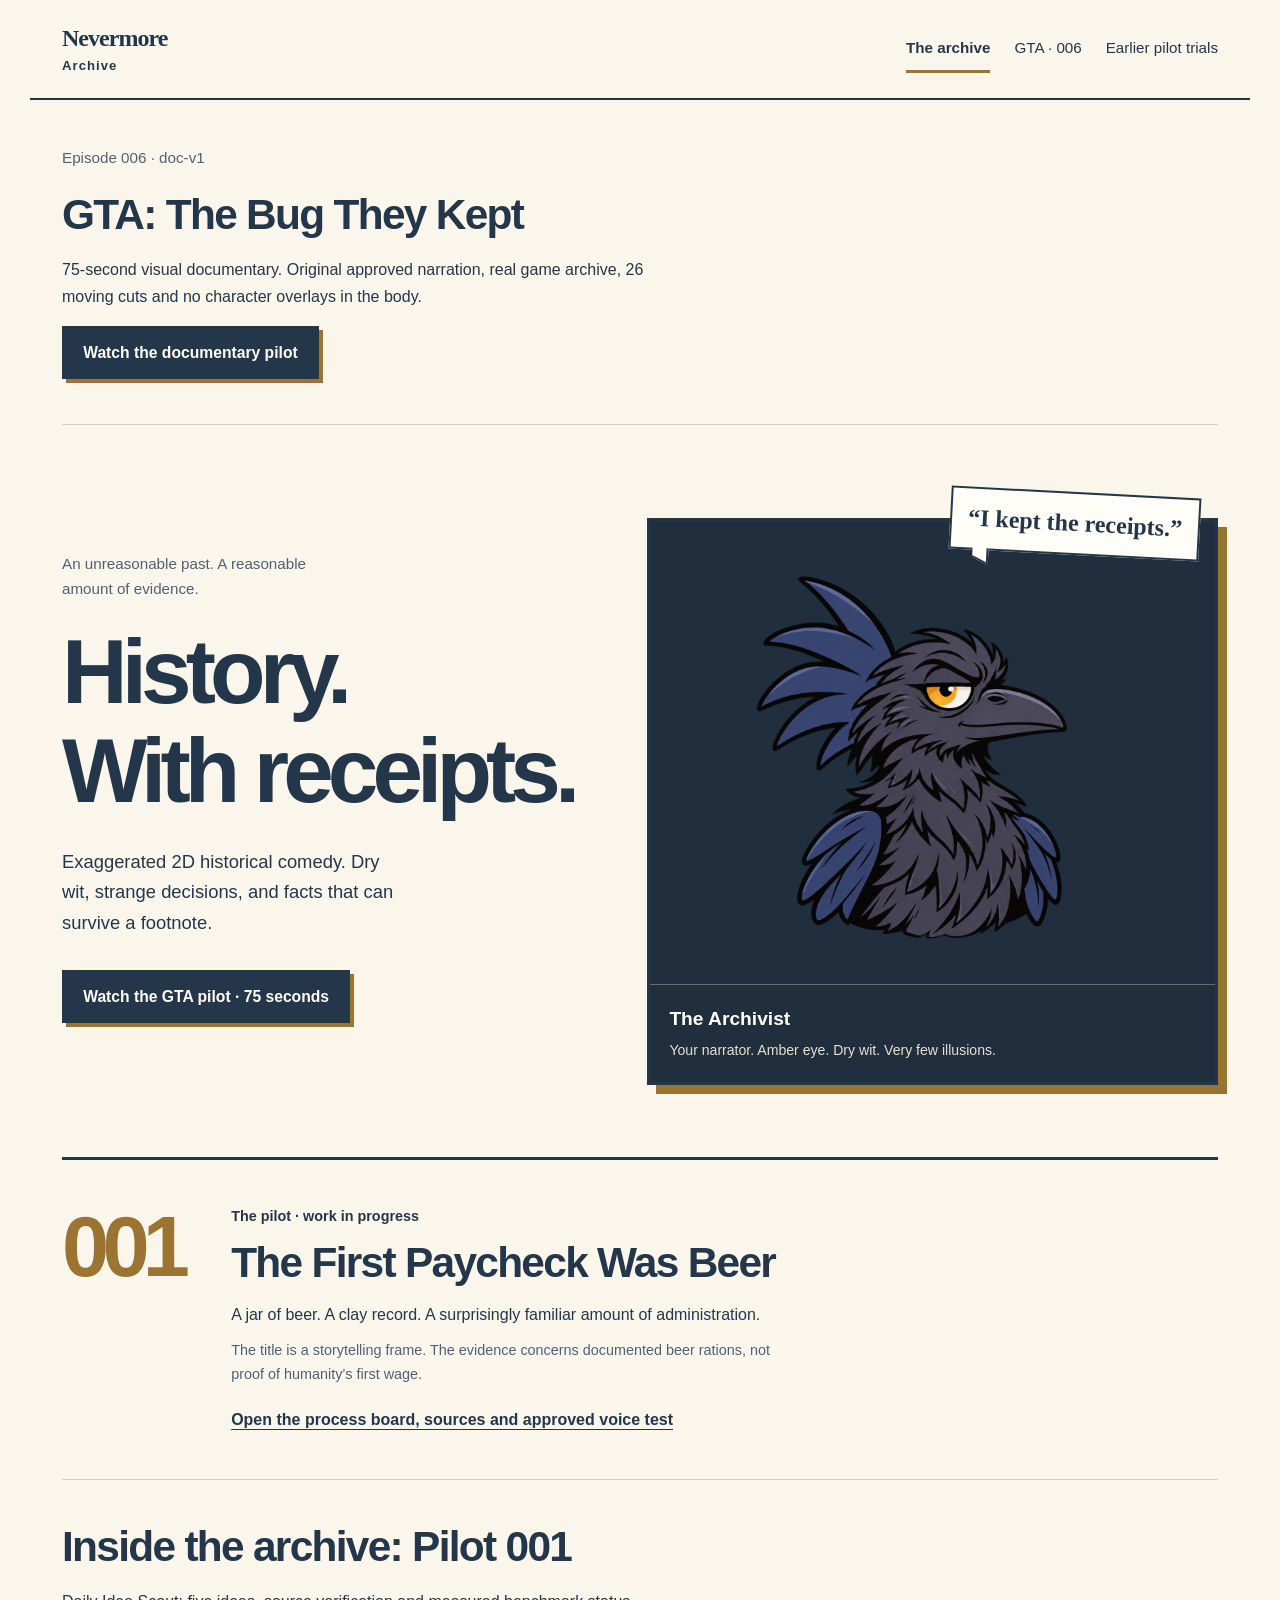
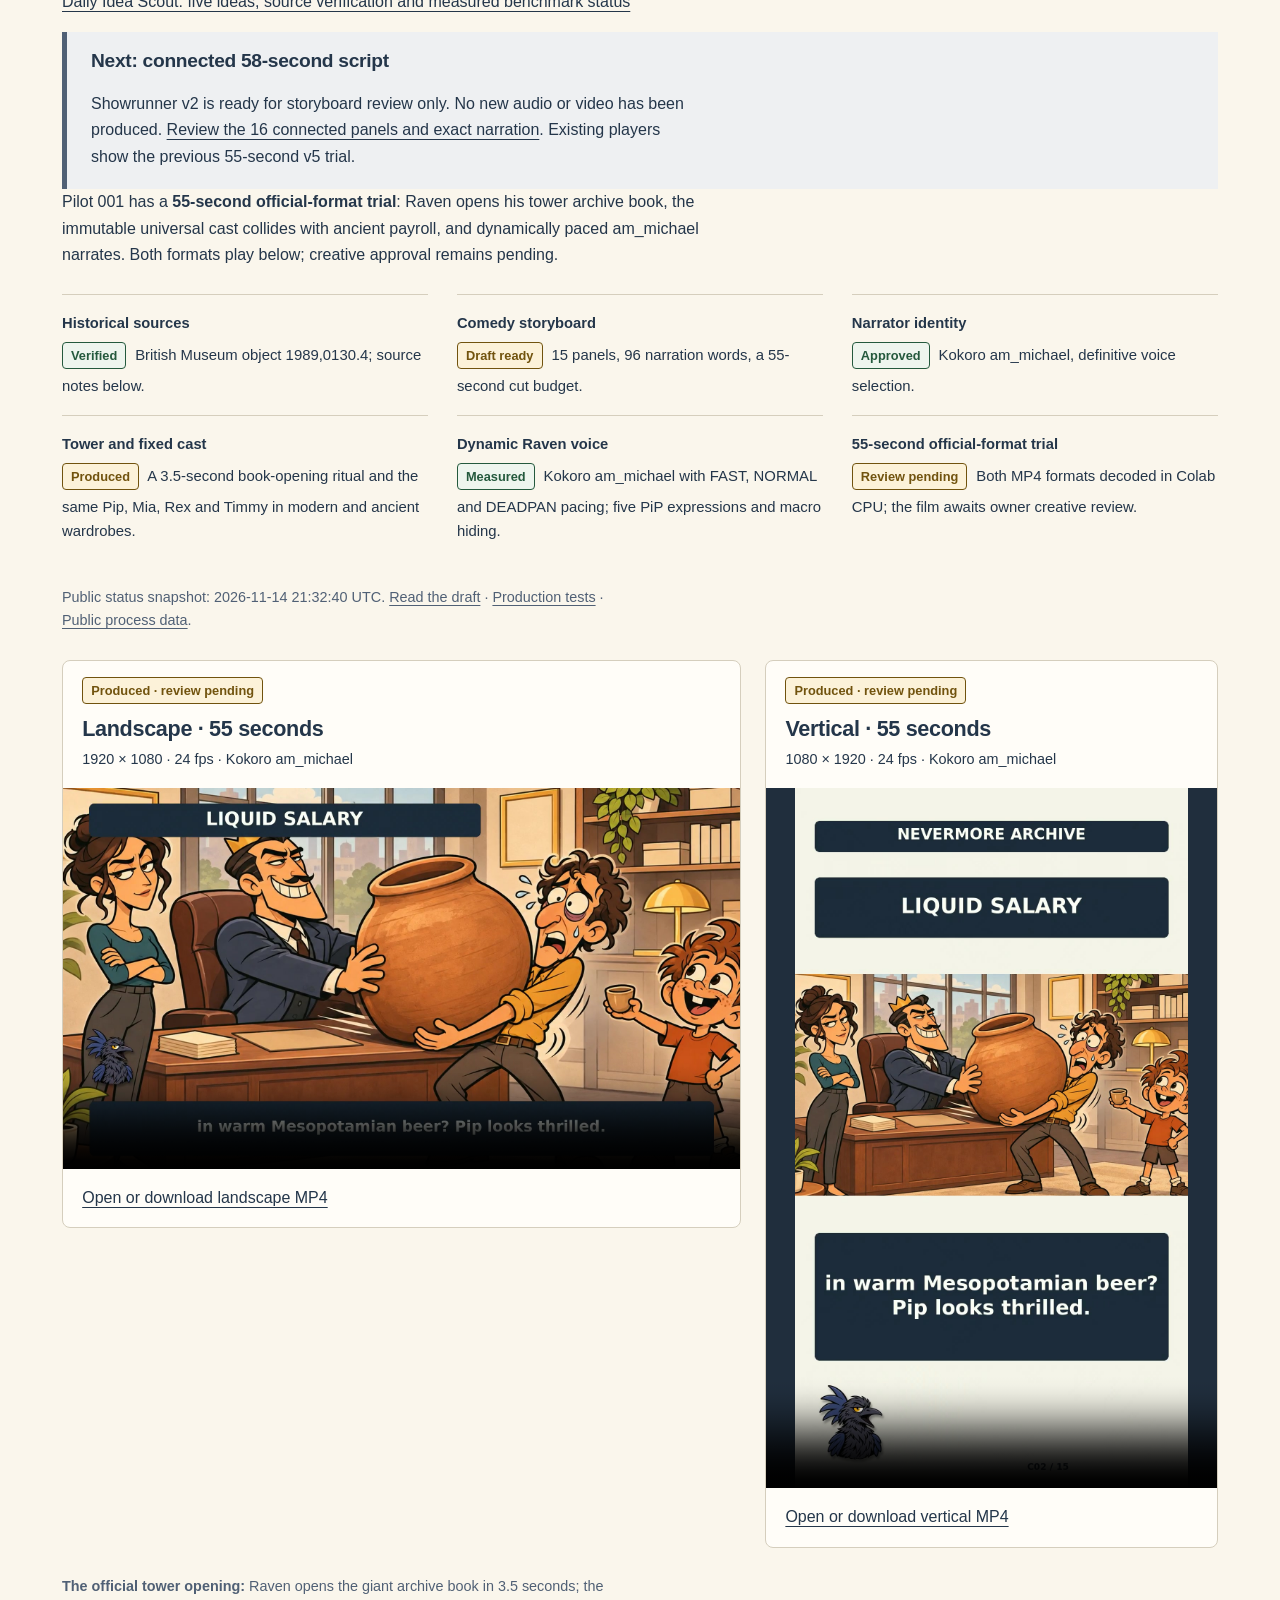
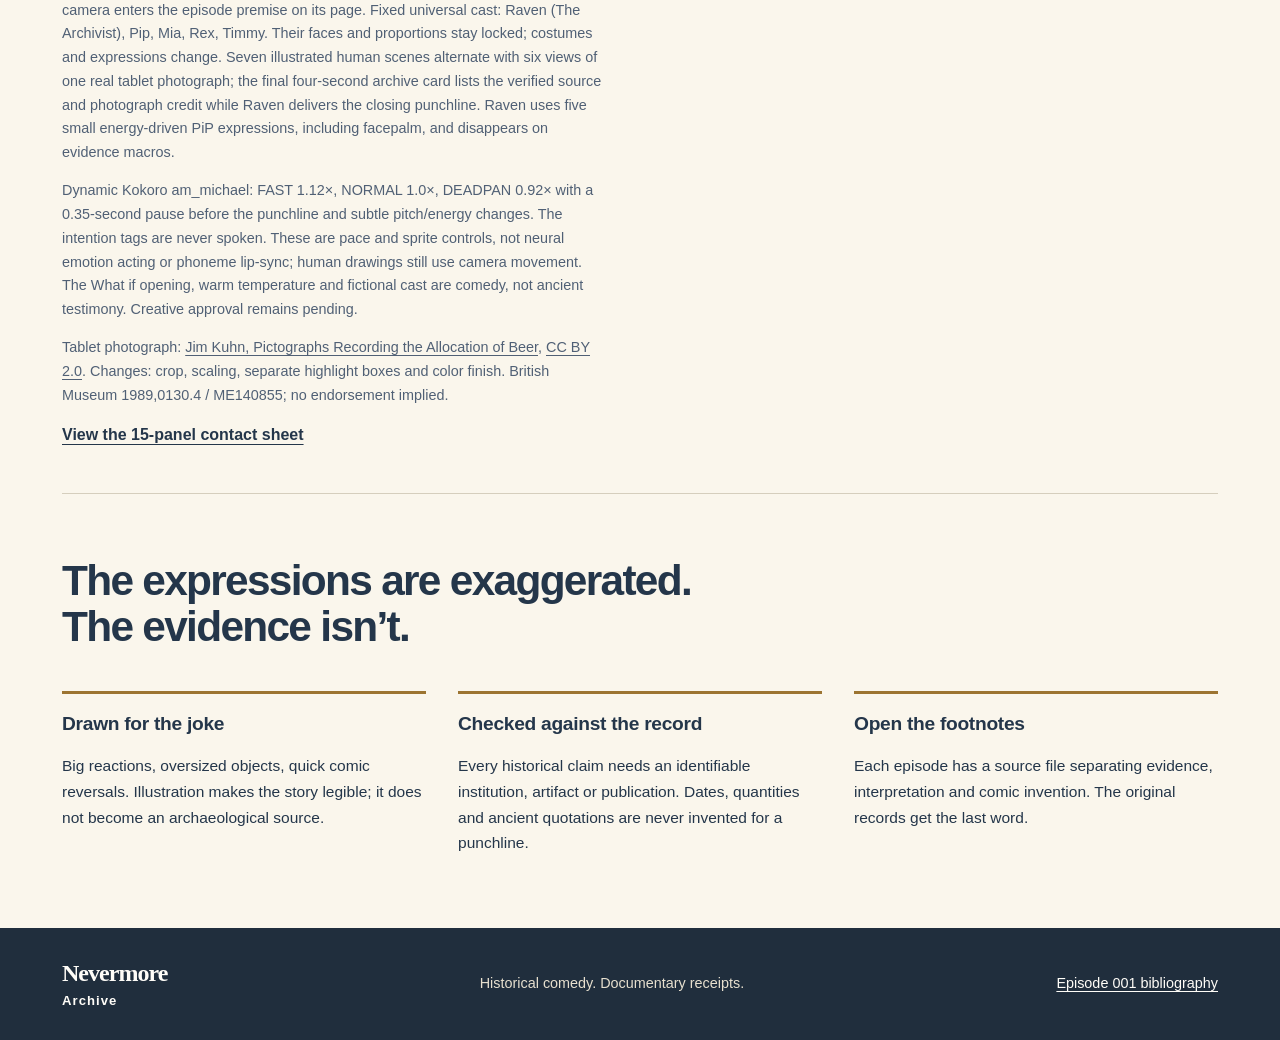
<file: index.html>
<!doctype html>
<html lang="en">
<head>
  <meta charset="utf-8">
  <meta name="viewport" content="width=device-width, initial-scale=1">
  <meta name="description" content="Nevermore Archive: illustrated historical comedy with verified sources. Watch the GTA short pilot and explore the archive.">
  <meta name="theme-color" content="#202e3d">
  <title>Nevermore Archive · History, with receipts</title>
  <link rel="stylesheet" href="styles.css">
</head>
<body>
  <a class="skip-link" href="#main">Skip to content</a>
  <header class="site-header">
    <a class="wordmark" href="index.html" aria-label="Nevermore Archive home">Nevermore <span>Archive</span></a>
    <nav aria-label="Main navigation">
      <a href="index.html" aria-current="page">The archive</a>
      <a href="episode-006.html">GTA · 006</a>
      <a href="episode-001.html#production">Earlier pilot trials</a>
    </nav>
  </header>
  <main id="main">
<!-- BEGIN GTA_006 -->
<section class="production-progress"><p class="intro">Episode 006 · doc-v1</p><h2>GTA: The Bug They Kept</h2><p>75-second visual documentary. Original approved narration, real game archive, 26 moving cuts and no character overlays in the body.</p><a class="button" href="episode-006.html#watch">Watch the documentary pilot</a></section>
<!-- END GTA_006 -->
    <section class="hero" aria-labelledby="hero-title">
      <div class="hero-copy">
        <p class="intro">An unreasonable past. A reasonable amount of evidence.</p>
        <h1 id="hero-title">History.<br>With receipts.</h1>
        <p class="hero-description">Exaggerated 2D historical comedy. Dry wit, strange decisions, and facts that can survive a footnote.</p>
        <a class="button" href="episode-006.html#watch">Watch the GTA pilot · 75 seconds</a>
      </div>
      <figure class="archivist-panel">
        <p class="speech">“I kept the receipts.”</p>
        <img src="assets/the-archivist.png?v=5" width="1536" height="1024" alt="The Archivist, a charcoal-black crow with an amber eye, with an empty beak, shown as a separate commentary presenter.">
        <figcaption><strong>The Archivist</strong><span>Your narrator. Amber eye. Dry wit. Very few illusions.</span></figcaption>
      </figure>
    </section>

    <section class="episode-feature" aria-labelledby="episode-title">
      <div class="episode-number" aria-label="Episode 001">001</div>
      <div class="episode-copy">
        <p class="section-note">The pilot · work in progress</p>
        <h2 id="episode-title">The First Paycheck Was Beer</h2>
        <p>A jar of beer. A clay record. A surprisingly familiar amount of administration.</p>
        <p class="quiet">The title is a storytelling frame. The evidence concerns documented beer rations, not proof of humanity’s first wage.</p>
      </div>
      <a class="text-link" href="episode-001.html">Open the process board, sources and approved voice test</a>
    </section>
    <section class="process-overview" aria-labelledby="process-title">
      <h2 id="process-title">Inside the archive: Pilot 001</h2>
      <!-- BEGIN PUBLIC_SUMMARY -->
<p><a href="daily.html">Daily Idea Scout: five ideas, source verification and measured benchmark status</a></p><aside class="progress-note"><h3>Next: connected 58-second script</h3><p>Showrunner v2 is ready for storyboard review only. No new audio or video has been produced. <a href="episode-001.html#showrunner-v2">Review the 16 connected panels and exact narration</a>. Existing players show the previous 55-second v5 trial.</p></aside>
<p class="status-caption">Pilot 001 has a <strong>55-second official-format trial</strong>: Raven opens his tower archive book, the immutable universal cast collides with ancient payroll, and dynamically paced am_michael narrates. Both formats play below; creative approval remains pending.</p>
<dl class="status-grid"><div><dt>Historical sources</dt><dd><span class="state state-verified">Verified</span> British Museum object 1989,0130.4; source notes below.</dd></div>
<div><dt>Comedy storyboard</dt><dd><span class="state state-draft">Draft ready</span> 15 panels, 96 narration words, a 55-second cut budget.</dd></div>
<div><dt>Narrator identity</dt><dd><span class="state state-verified">Approved</span> Kokoro am_michael, definitive voice selection.</dd></div>
<div><dt>Tower and fixed cast</dt><dd><span class="state state-draft">Produced</span> A 3.5-second book-opening ritual and the same Pip, Mia, Rex and Timmy in modern and ancient wardrobes.</dd></div>
<div><dt>Dynamic Raven voice</dt><dd><span class="state state-verified">Measured</span> Kokoro am_michael with FAST, NORMAL and DEADPAN pacing; five PiP expressions and macro hiding.</dd></div>
<div><dt>55-second official-format trial</dt><dd><span class="state state-draft">Review pending</span> Both MP4 formats decoded in Colab CPU; the film awaits owner creative review.</dd></div>
</dl>
<p class="quiet">Public status snapshot: <time datetime="2026-11-14T21:32:40+00:00">2026-11-14 21:32:40 UTC</time>. <a href="episode-001.html#storyboard">Read the draft</a> · <a href="episode-001.html#production">Production tests</a> · <a href="pilot-001.json">Public process data</a>.</p><div class="film-grid"><article class="film-card film-landscape"><header><span class="state state-draft">Produced · review pending</span><h3>Landscape · 55 seconds</h3><p>1920 × 1080 · 24 fps · Kokoro am_michael</p></header><video controls playsinline preload="none" poster="advances/tower-cast-001-v5/landscape-poster.jpg?v=0300d57c29a1" aria-label="2D comedy test, landscape, 55 seconds"><source src="advances/tower-cast-001-v5/landscape.mp4?v=0300d57c29a1" type="video/mp4">Your browser can use the download link below.</video><p><a href="advances/tower-cast-001-v5/landscape.mp4?v=0300d57c29a1">Open or download landscape MP4</a></p></article><article class="film-card film-vertical"><header><span class="state state-draft">Produced · review pending</span><h3>Vertical · 55 seconds</h3><p>1080 × 1920 · 24 fps · Kokoro am_michael</p></header><video controls playsinline preload="none" poster="advances/tower-cast-001-v5/vertical-poster.jpg?v=17089cf4cf9b" aria-label="2D comedy test, vertical, 55 seconds"><source src="advances/tower-cast-001-v5/vertical.mp4?v=17089cf4cf9b" type="video/mp4">Your browser can use the download link below.</video><p><a href="advances/tower-cast-001-v5/vertical.mp4?v=17089cf4cf9b">Open or download vertical MP4</a></p></article></div><p class="quiet"><strong>The official tower opening:</strong> Raven opens the giant archive book in 3.5 seconds; the camera enters the episode premise on its page. Fixed universal cast: Raven (The Archivist), Pip, Mia, Rex, Timmy. Their faces and proportions stay locked; costumes and expressions change. Seven illustrated human scenes alternate with six views of one real tablet photograph; the final four-second archive card lists the verified source and photograph credit while Raven delivers the closing punchline. Raven uses five small energy-driven PiP expressions, including facepalm, and disappears on evidence macros.</p><p class="quiet">Dynamic Kokoro am_michael: FAST 1.12×, NORMAL 1.0×, DEADPAN 0.92× with a 0.35-second pause before the punchline and subtle pitch/energy changes. The intention tags are never spoken. These are pace and sprite controls, not neural emotion acting or phoneme lip-sync; human drawings still use camera movement. The What if opening, warm temperature and fictional cast are comedy, not ancient testimony. Creative approval remains pending.</p><p class="quiet">Tablet photograph: <a href="https://commons.wikimedia.org/wiki/File:Pictographs_Recording_the_Allocation_of_Beer_(London,_England).jpg">Jim Kuhn, Pictographs Recording the Allocation of Beer</a>, <a href="https://creativecommons.org/licenses/by/2.0/">CC BY 2.0</a>. Changes: crop, scaling, separate highlight boxes and color finish. British Museum 1989,0130.4 / ME140855; no endorsement implied.</p><a class="text-link" href="advances/tower-cast-001-v5/contact-sheet.jpg">View the 15-panel contact sheet</a>
      <!-- END PUBLIC_SUMMARY -->
    </section>
    <section class="archive-method" aria-labelledby="method-title">
      <h2 id="method-title">The expressions are exaggerated.<br>The evidence isn’t.</h2>
      <div class="method-columns">
        <div><h3>Drawn for the joke</h3><p>Big reactions, oversized objects, quick comic reversals. Illustration makes the story legible; it does not become an archaeological source.</p></div>
        <div><h3>Checked against the record</h3><p>Every historical claim needs an identifiable institution, artifact or publication. Dates, quantities and ancient quotations are never invented for a punchline.</p></div>
        <div><h3>Open the footnotes</h3><p>Each episode has a source file separating evidence, interpretation and comic invention. The original records get the last word.</p></div>
      </div>
    </section>
  </main>
  <footer class="site-footer"><a class="wordmark" href="index.html">Nevermore <span>Archive</span></a><p>Historical comedy. Documentary receipts.</p><a href="episode-001.html">Episode 001 bibliography</a></footer>
</body>
</html>
</file>
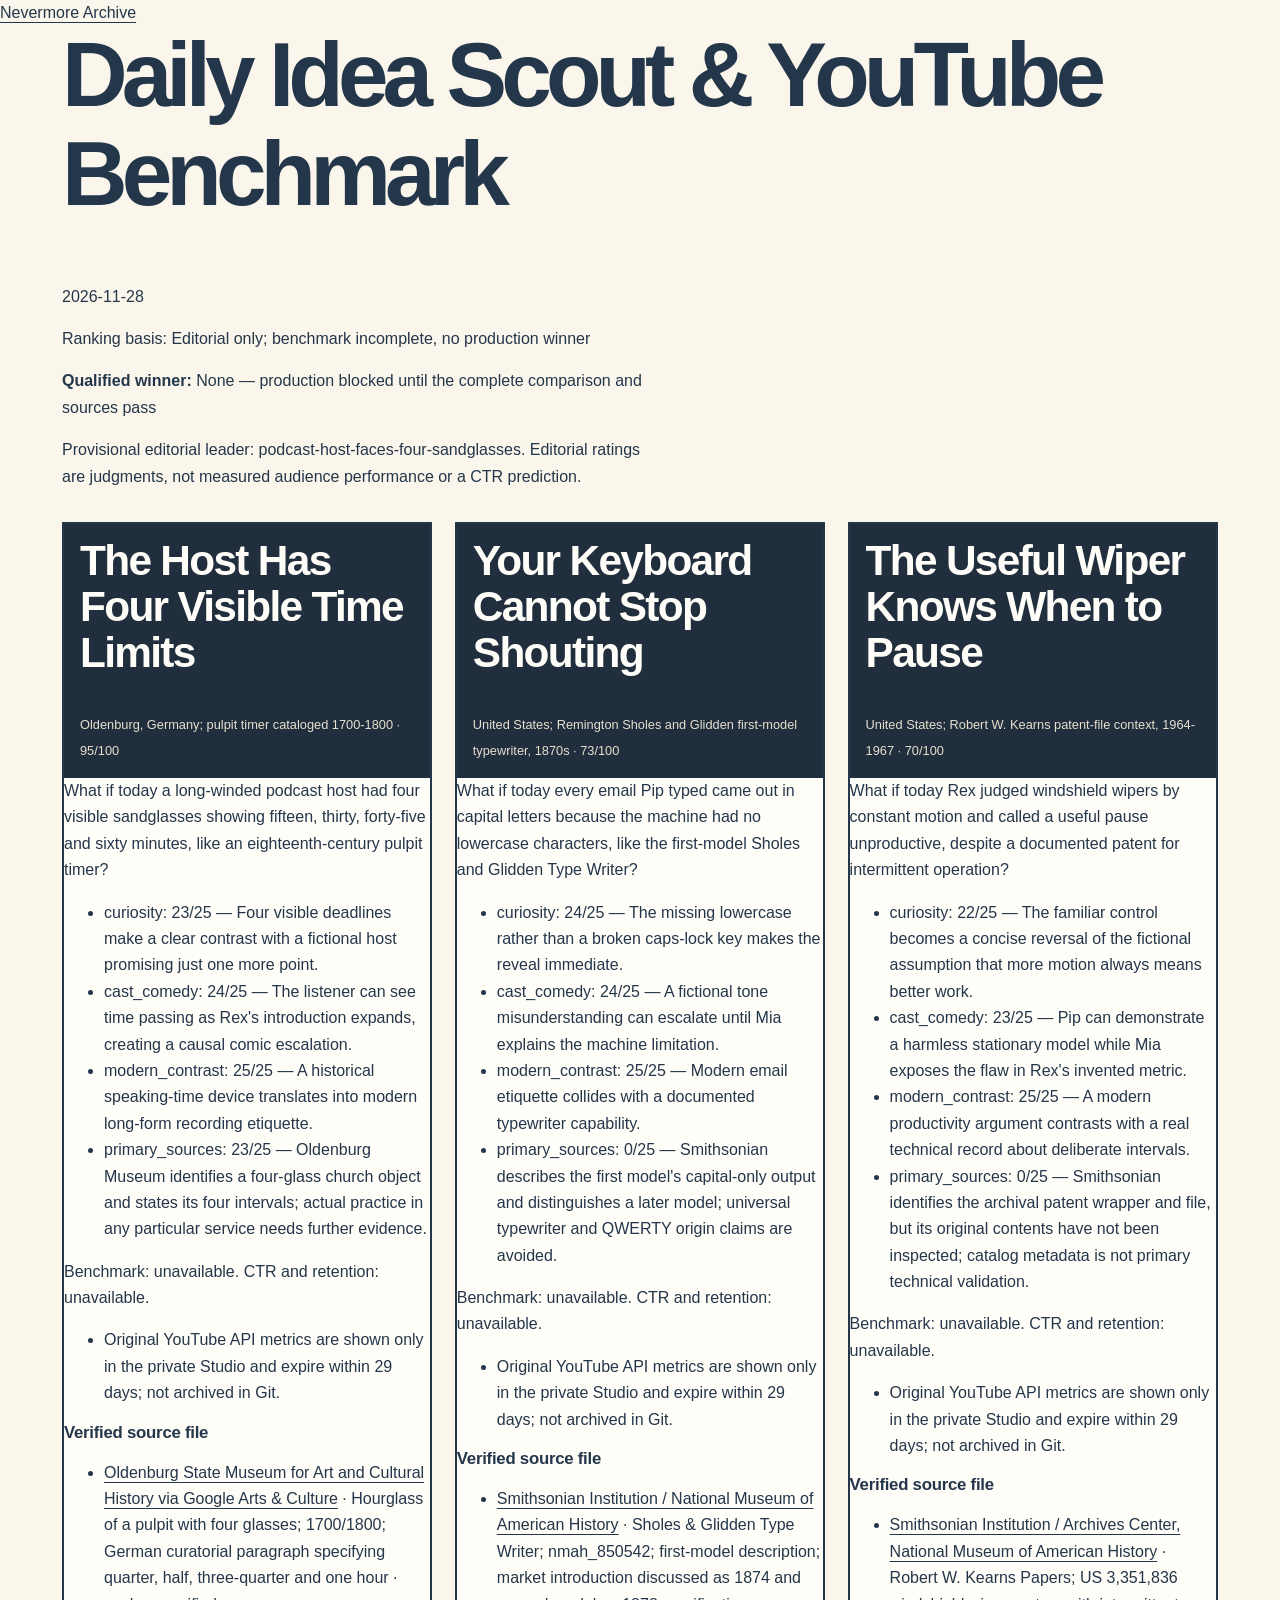
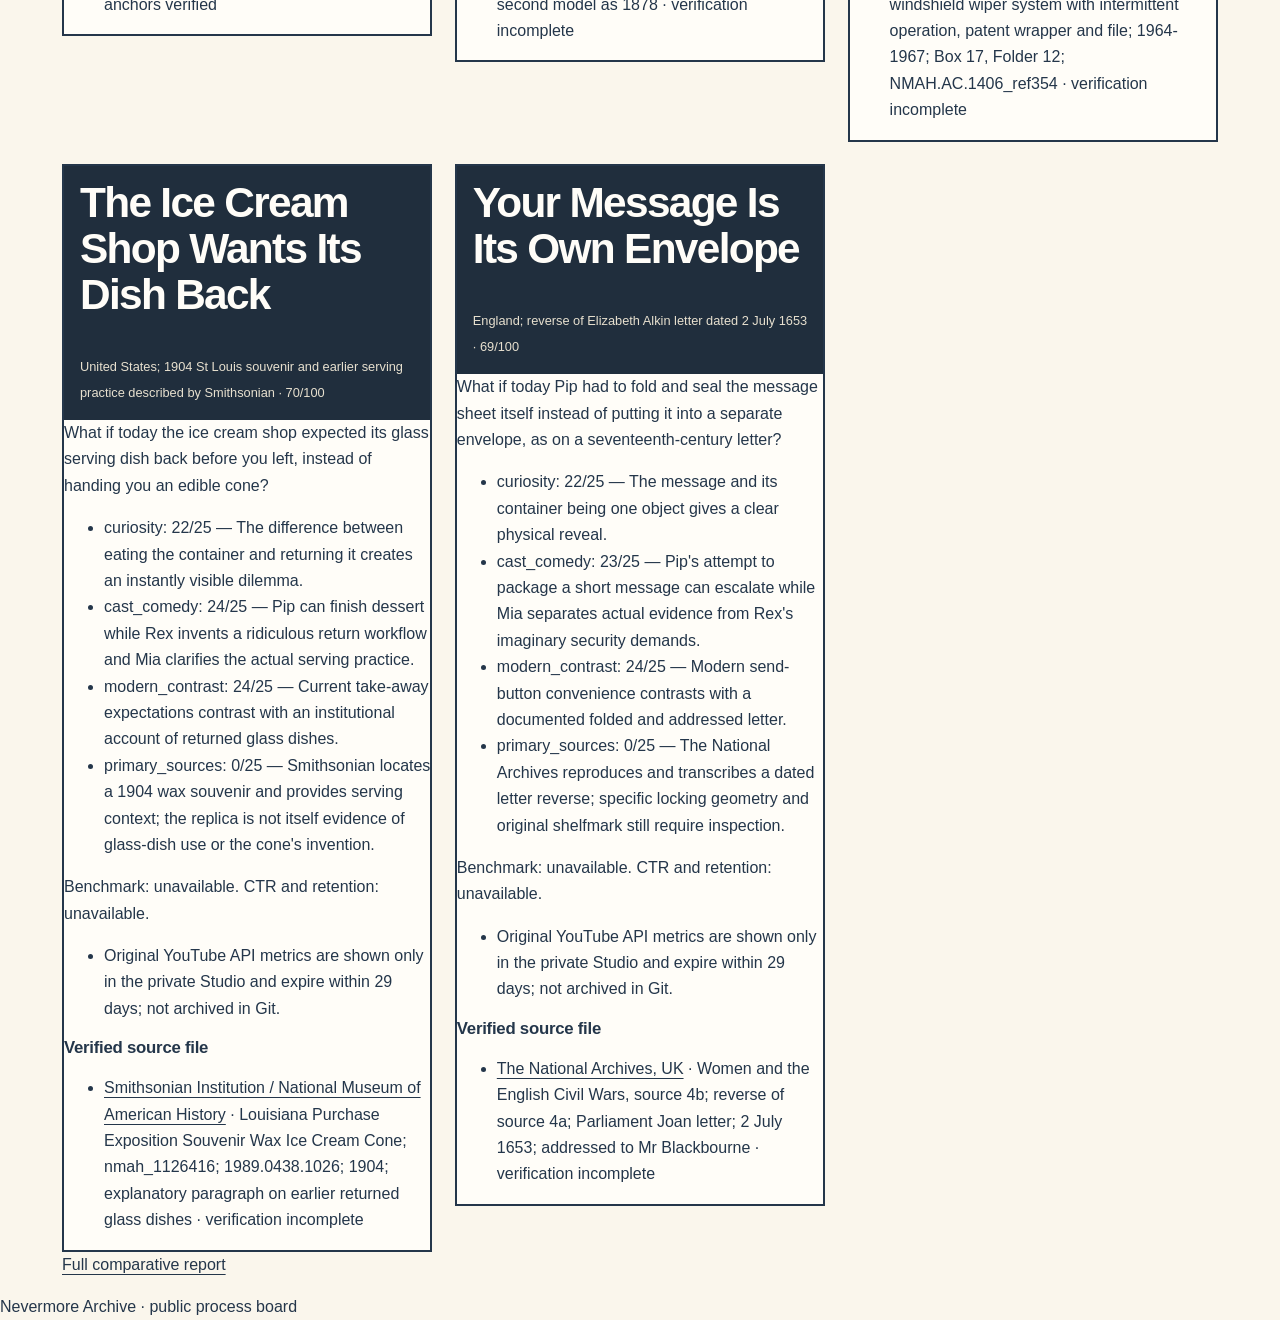
<file: daily.html>
<!doctype html><html lang="en"><head><meta charset="utf-8"><meta name="viewport" content="width=device-width, initial-scale=1"><title>Daily Idea Scout · Nevermore Archive</title><link rel="stylesheet" href="styles.css"></head><body><header><a href="index.html">Nevermore Archive</a></header><main><h1>Daily Idea Scout &amp; YouTube Benchmark</h1><p>2026-11-28</p><p>Ranking basis: Editorial only; benchmark incomplete, no production winner</p><p><strong>Qualified winner:</strong> None — production blocked until the complete comparison and sources pass</p><p>Provisional editorial leader: podcast-host-faces-four-sandglasses. Editorial ratings are judgments, not measured audience performance or a CTR prediction.</p><div class="storyboard-panels"><article class="story-panel" id="podcast-host-faces-four-sandglasses"><header><h2>The Host Has Four Visible Time Limits</h2><span>Oldenburg, Germany; pulpit timer cataloged 1700-1800 · 95/100</span></header><p>What if today a long-winded podcast host had four visible sandglasses showing fifteen, thirty, forty-five and sixty minutes, like an eighteenth-century pulpit timer?</p><ul><li>curiosity: 23/25 — Four visible deadlines make a clear contrast with a fictional host promising just one more point.</li><li>cast_comedy: 24/25 — The listener can see time passing as Rex&#x27;s introduction expands, creating a causal comic escalation.</li><li>modern_contrast: 25/25 — A historical speaking-time device translates into modern long-form recording etiquette.</li><li>primary_sources: 23/25 — Oldenburg Museum identifies a four-glass church object and states its four intervals; actual practice in any particular service needs further evidence.</li></ul><p>Benchmark: unavailable. CTR and retention: unavailable.</p><ul><li>Original YouTube API metrics are shown only in the private Studio and expire within 29 days; not archived in Git.</li></ul><h3>Verified source file</h3><ul><li><a href="https://artsandculture.google.com/asset/hourglass-of-a-pulpit-with-four-glasses-oldenburg/iQHUWQSUrlooMg?hl=en">Oldenburg State Museum for Art and Cultural History via Google Arts &amp; Culture</a> · Hourglass of a pulpit with four glasses; 1700/1800; German curatorial paragraph specifying quarter, half, three-quarter and one hour · anchors verified</li></ul></article><article class="story-panel" id="all-capitals-without-caps-lock"><header><h2>Your Keyboard Cannot Stop Shouting</h2><span>United States; Remington Sholes and Glidden first-model typewriter, 1870s · 73/100</span></header><p>What if today every email Pip typed came out in capital letters because the machine had no lowercase characters, like the first-model Sholes and Glidden Type Writer?</p><ul><li>curiosity: 24/25 — The missing lowercase rather than a broken caps-lock key makes the reveal immediate.</li><li>cast_comedy: 24/25 — A fictional tone misunderstanding can escalate until Mia explains the machine limitation.</li><li>modern_contrast: 25/25 — Modern email etiquette collides with a documented typewriter capability.</li><li>primary_sources: 0/25 — Smithsonian describes the first model&#x27;s capital-only output and distinguishes a later model; universal typewriter and QWERTY origin claims are avoided.</li></ul><p>Benchmark: unavailable. CTR and retention: unavailable.</p><ul><li>Original YouTube API metrics are shown only in the private Studio and expire within 29 days; not archived in Git.</li></ul><h3>Verified source file</h3><ul><li><a href="https://www.si.edu/object/sholes-gildden-type-writer%3Anmah_850542">Smithsonian Institution / National Museum of American History</a> · Sholes &amp; Glidden Type Writer; nmah_850542; first-model description; market introduction discussed as 1874 and second model as 1878 · verification incomplete</li></ul></article><article class="story-panel" id="productive-wiper-takes-pauses"><header><h2>The Useful Wiper Knows When to Pause</h2><span>United States; Robert W. Kearns patent-file context, 1964-1967 · 70/100</span></header><p>What if today Rex judged windshield wipers by constant motion and called a useful pause unproductive, despite a documented patent for intermittent operation?</p><ul><li>curiosity: 22/25 — The familiar control becomes a concise reversal of the fictional assumption that more motion always means better work.</li><li>cast_comedy: 23/25 — Pip can demonstrate a harmless stationary model while Mia exposes the flaw in Rex&#x27;s invented metric.</li><li>modern_contrast: 25/25 — A modern productivity argument contrasts with a real technical record about deliberate intervals.</li><li>primary_sources: 0/25 — Smithsonian identifies the archival patent wrapper and file, but its original contents have not been inspected; catalog metadata is not primary technical validation.</li></ul><p>Benchmark: unavailable. CTR and retention: unavailable.</p><ul><li>Original YouTube API metrics are shown only in the private Studio and expire within 29 days; not archived in Git.</li></ul><h3>Verified source file</h3><ul><li><a href="https://www.si.edu/es/object/archives/components/sova-nmah-ac-1406-ref354">Smithsonian Institution / Archives Center, National Museum of American History</a> · Robert W. Kearns Papers; US 3,351,836 windshield wiper system with intermittent operation, patent wrapper and file; 1964-1967; Box 17, Folder 12; NMAH.AC.1406_ref354 · verification incomplete</li></ul></article><article class="story-panel" id="ice-cream-serving-dish-return"><header><h2>The Ice Cream Shop Wants Its Dish Back</h2><span>United States; 1904 St Louis souvenir and earlier serving practice described by Smithsonian · 70/100</span></header><p>What if today the ice cream shop expected its glass serving dish back before you left, instead of handing you an edible cone?</p><ul><li>curiosity: 22/25 — The difference between eating the container and returning it creates an instantly visible dilemma.</li><li>cast_comedy: 24/25 — Pip can finish dessert while Rex invents a ridiculous return workflow and Mia clarifies the actual serving practice.</li><li>modern_contrast: 24/25 — Current take-away expectations contrast with an institutional account of returned glass dishes.</li><li>primary_sources: 0/25 — Smithsonian locates a 1904 wax souvenir and provides serving context; the replica is not itself evidence of glass-dish use or the cone&#x27;s invention.</li></ul><p>Benchmark: unavailable. CTR and retention: unavailable.</p><ul><li>Original YouTube API metrics are shown only in the private Studio and expire within 29 days; not archived in Git.</li></ul><h3>Verified source file</h3><ul><li><a href="https://www.si.edu/object/nmah_1126416">Smithsonian Institution / National Museum of American History</a> · Louisiana Purchase Exposition Souvenir Wax Ice Cream Cone; nmah_1126416; 1989.0438.1026; 1904; explanatory paragraph on earlier returned glass dishes · verification incomplete</li></ul></article><article class="story-panel" id="folded-sheet-is-its-own-envelope"><header><h2>Your Message Is Its Own Envelope</h2><span>England; reverse of Elizabeth Alkin letter dated 2 July 1653 · 69/100</span></header><p>What if today Pip had to fold and seal the message sheet itself instead of putting it into a separate envelope, as on a seventeenth-century letter?</p><ul><li>curiosity: 22/25 — The message and its container being one object gives a clear physical reveal.</li><li>cast_comedy: 23/25 — Pip&#x27;s attempt to package a short message can escalate while Mia separates actual evidence from Rex&#x27;s imaginary security demands.</li><li>modern_contrast: 24/25 — Modern send-button convenience contrasts with a documented folded and addressed letter.</li><li>primary_sources: 0/25 — The National Archives reproduces and transcribes a dated letter reverse; specific locking geometry and original shelfmark still require inspection.</li></ul><p>Benchmark: unavailable. CTR and retention: unavailable.</p><ul><li>Original YouTube API metrics are shown only in the private Studio and expire within 29 days; not archived in Git.</li></ul><h3>Verified source file</h3><ul><li><a href="https://www.nationalarchives.gov.uk/education/resources/women-english-civil-wars/women-english-civil-wars-source-4b/">The National Archives, UK</a> · Women and the English Civil Wars, source 4b; reverse of source 4a; Parliament Joan letter; 2 July 1653; addressed to Mr Blackbourne · verification incomplete</li></ul></article></div><p><a href="daily/latest.json">Full comparative report</a></p></main><footer>Nevermore Archive · public process board</footer></body></html>
</file>
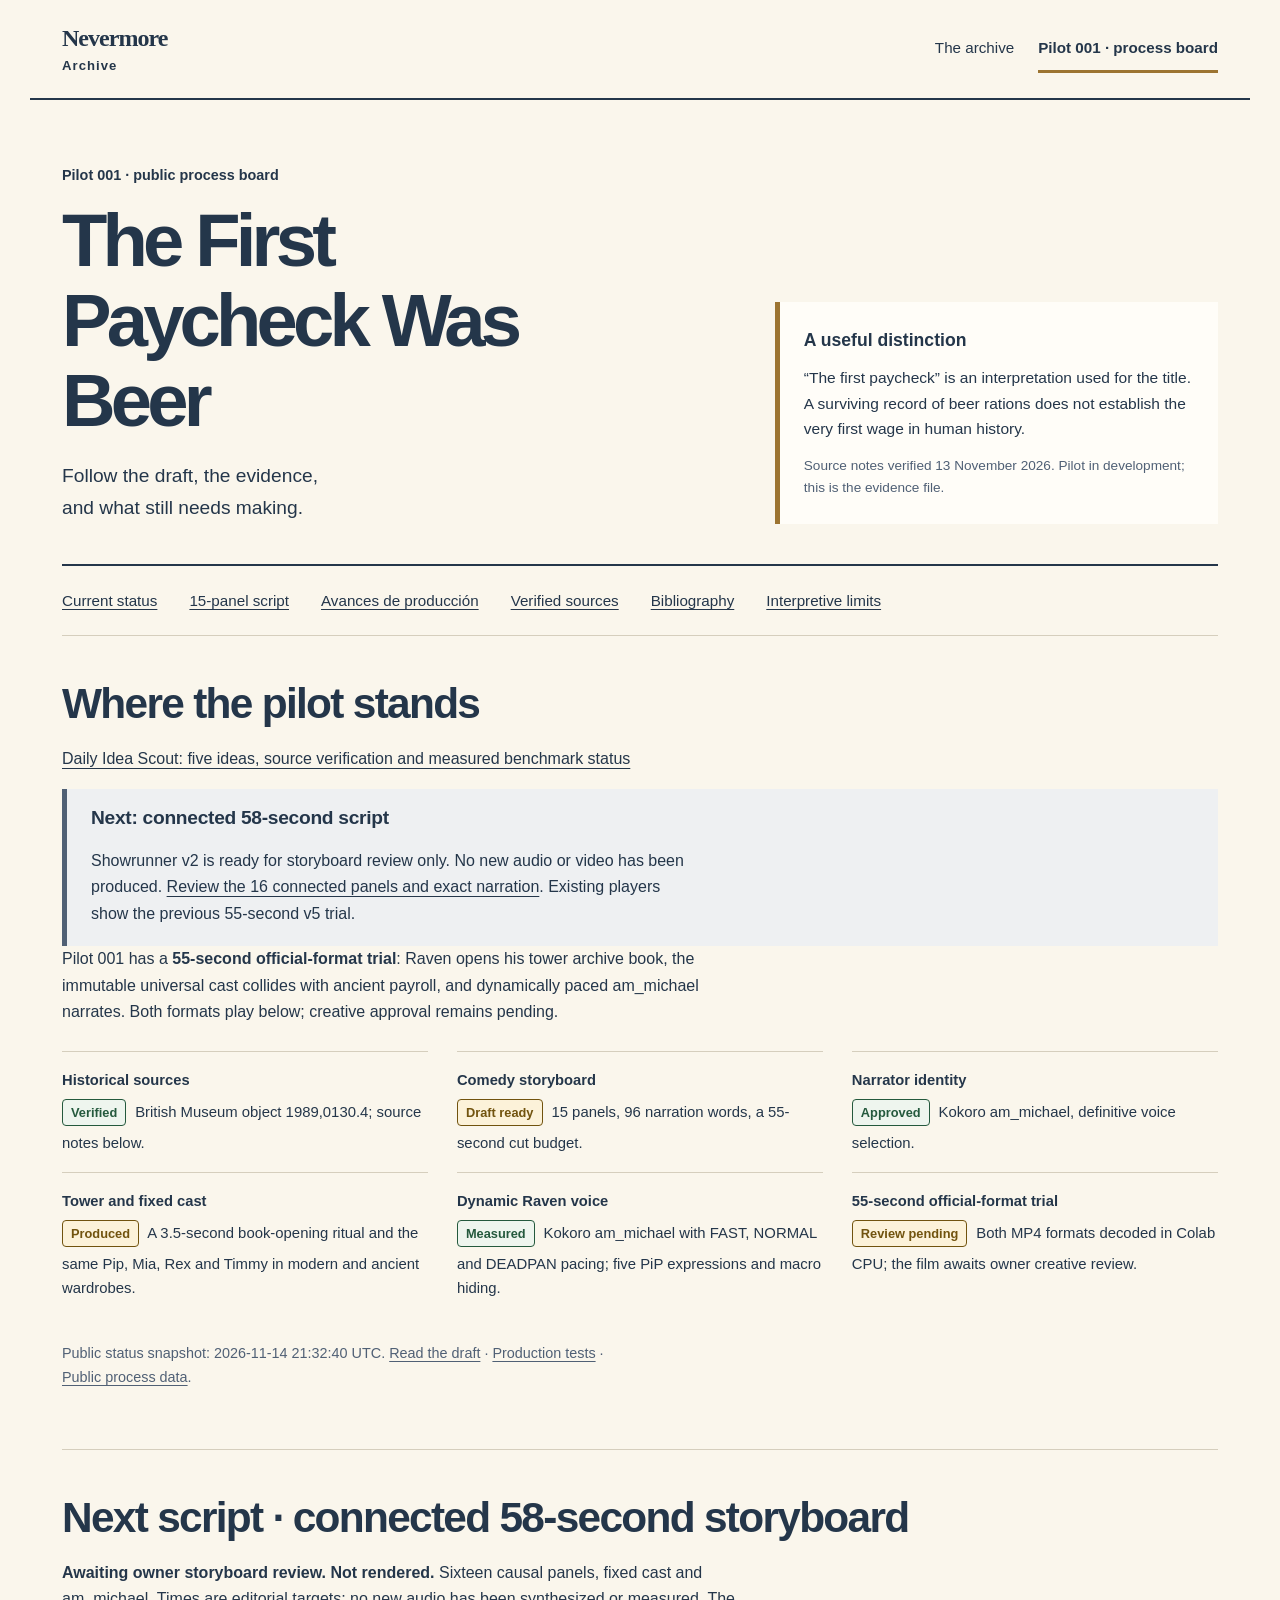
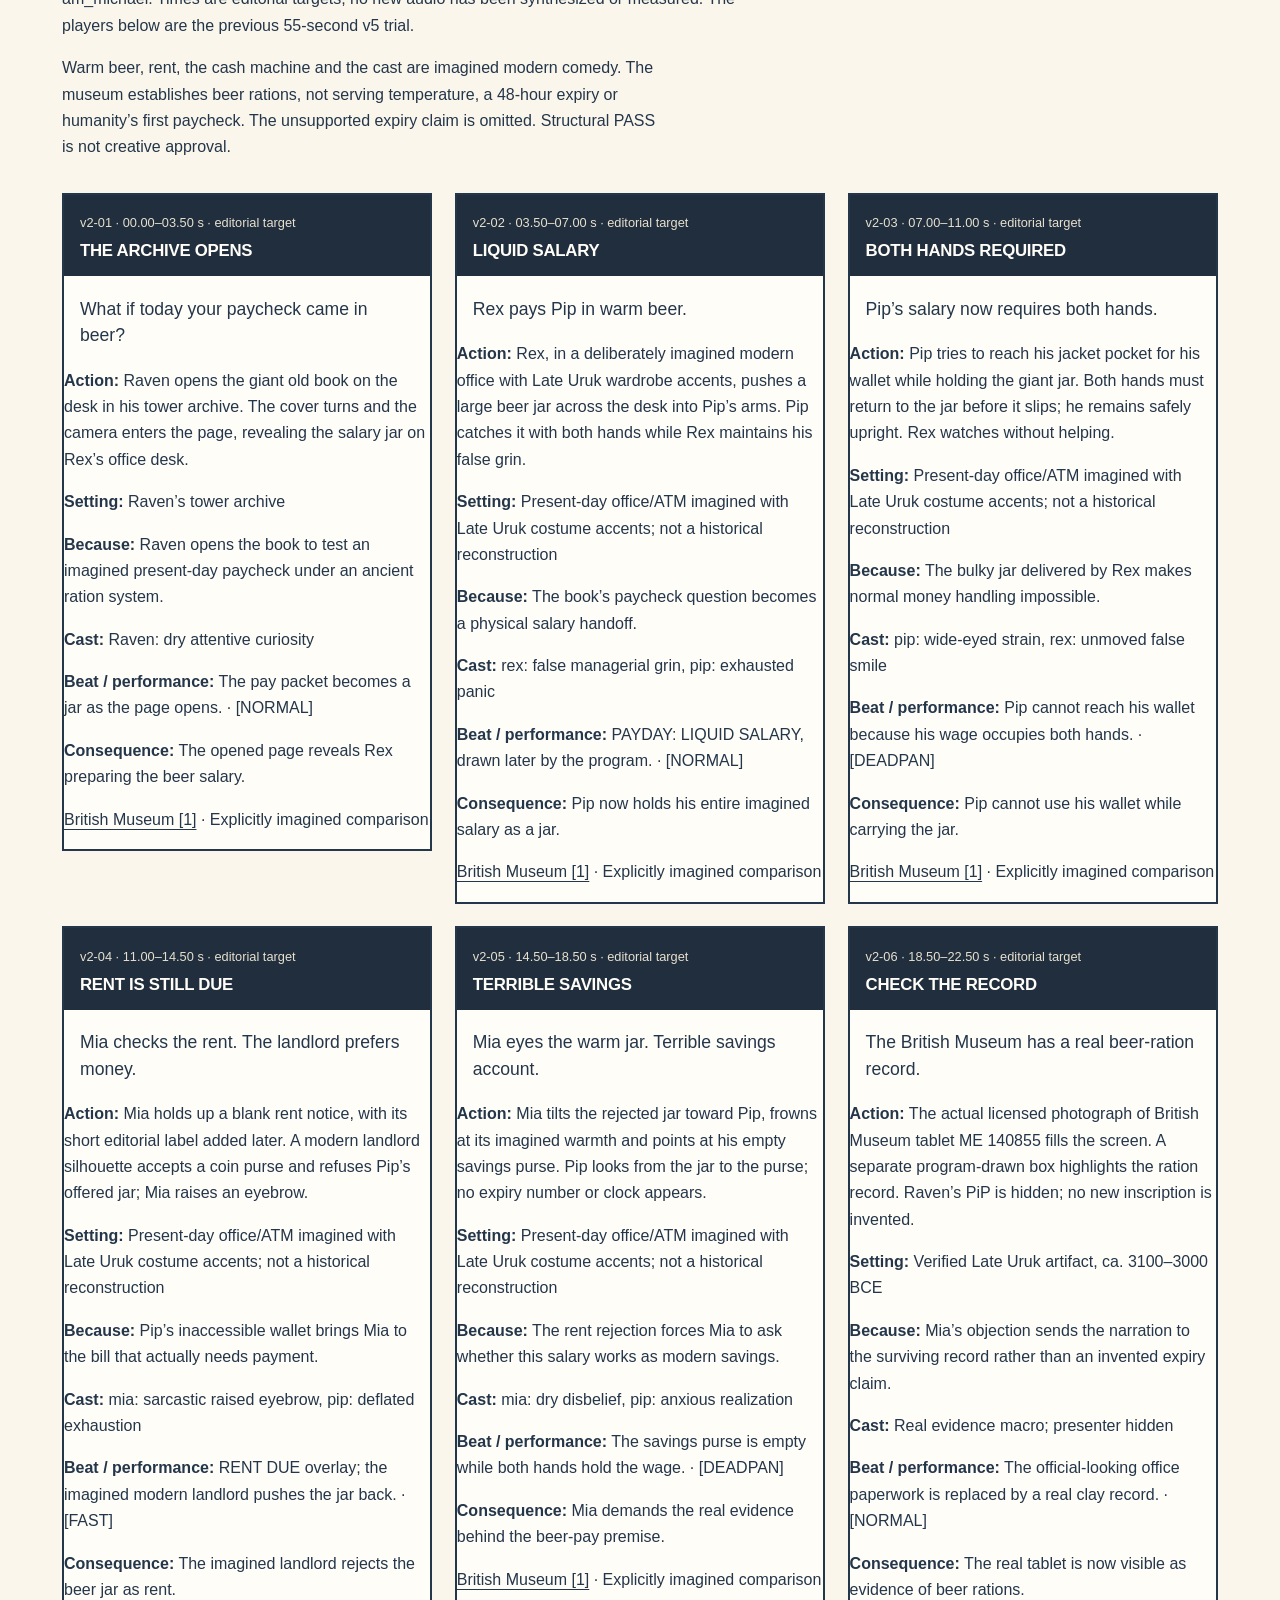
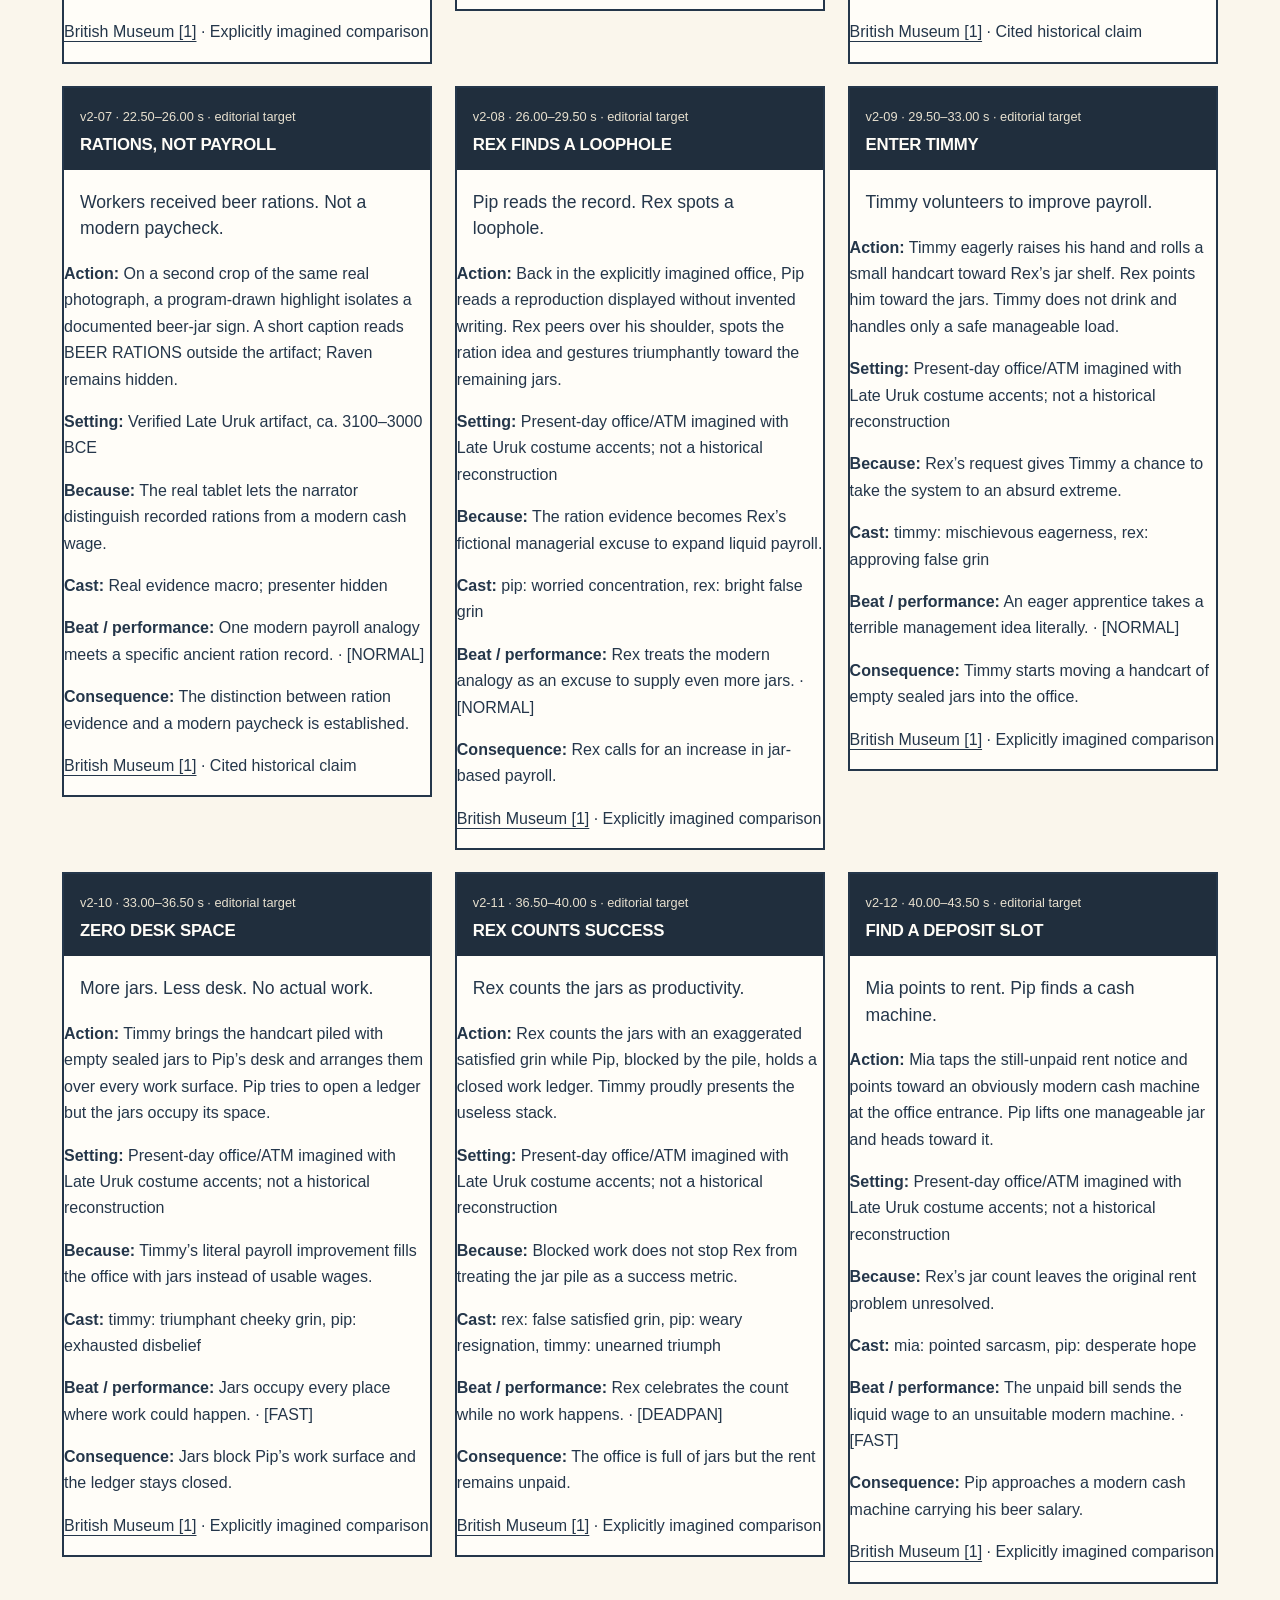
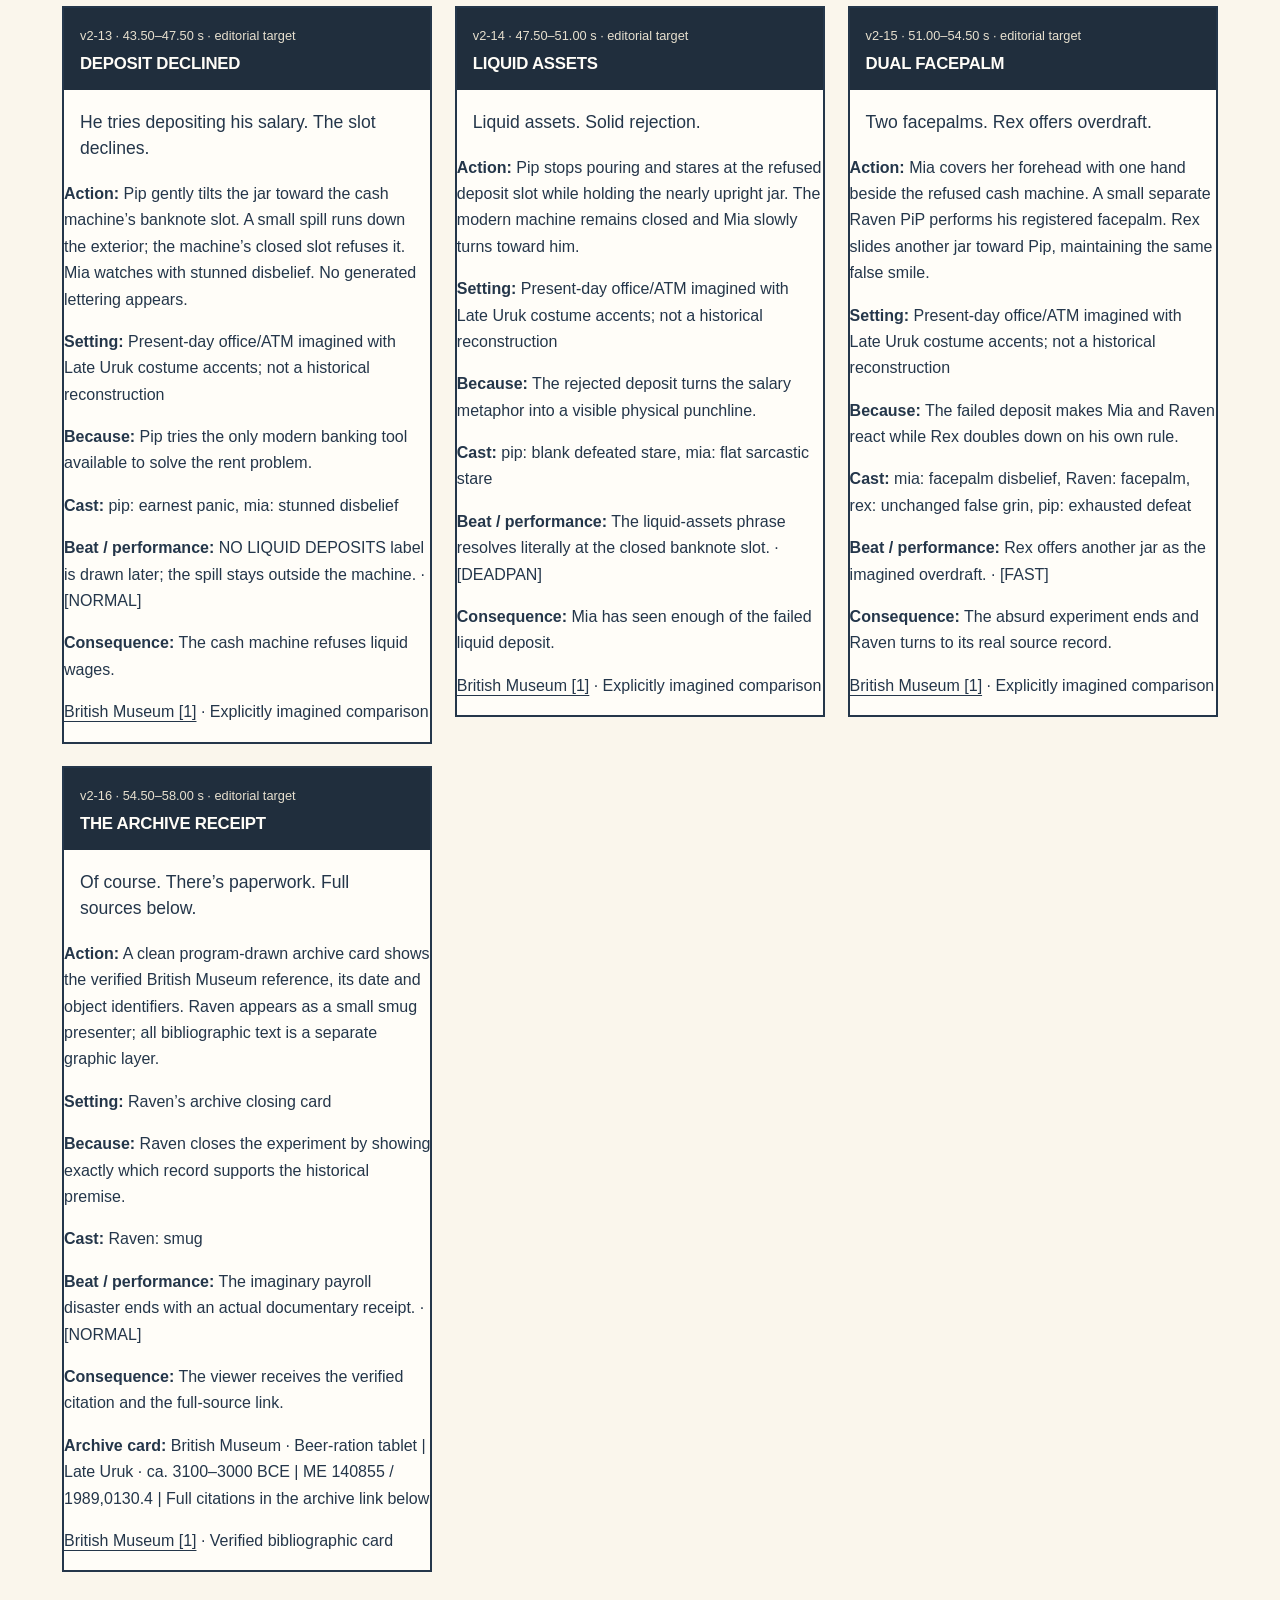
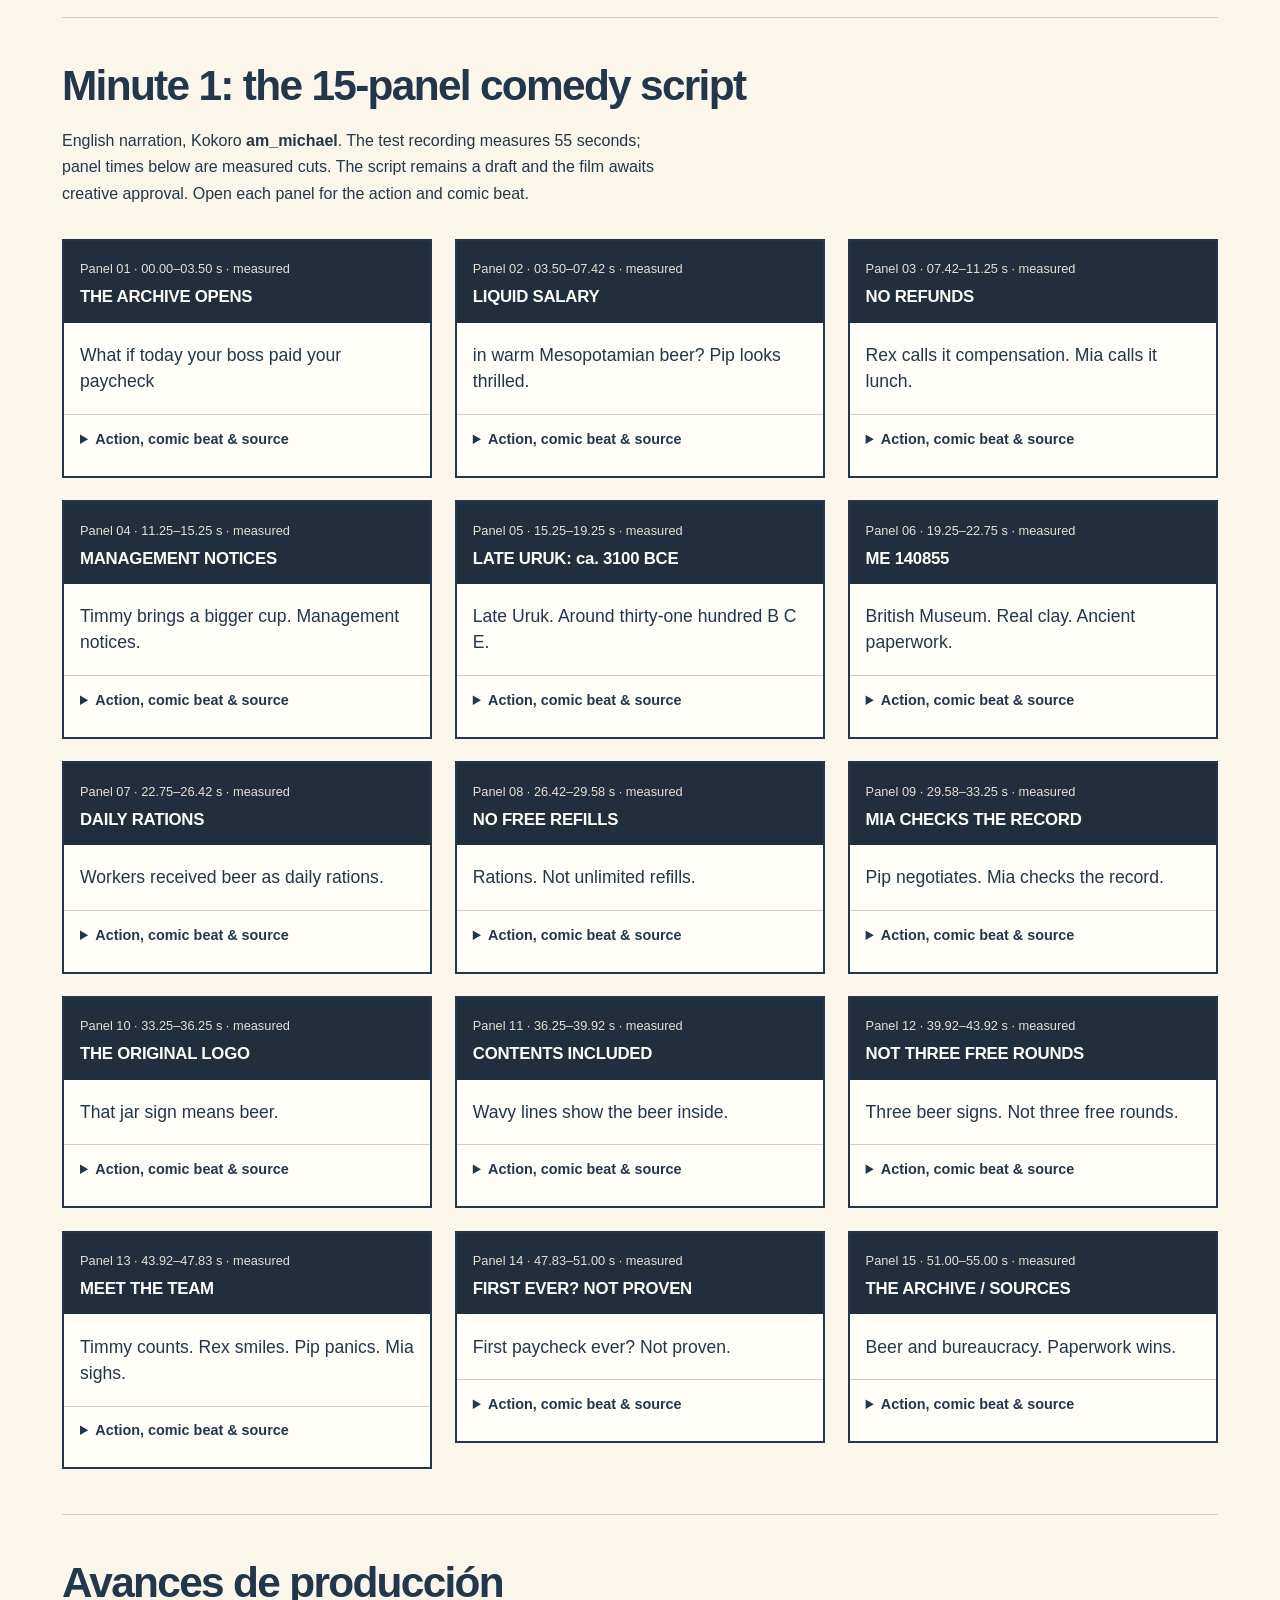
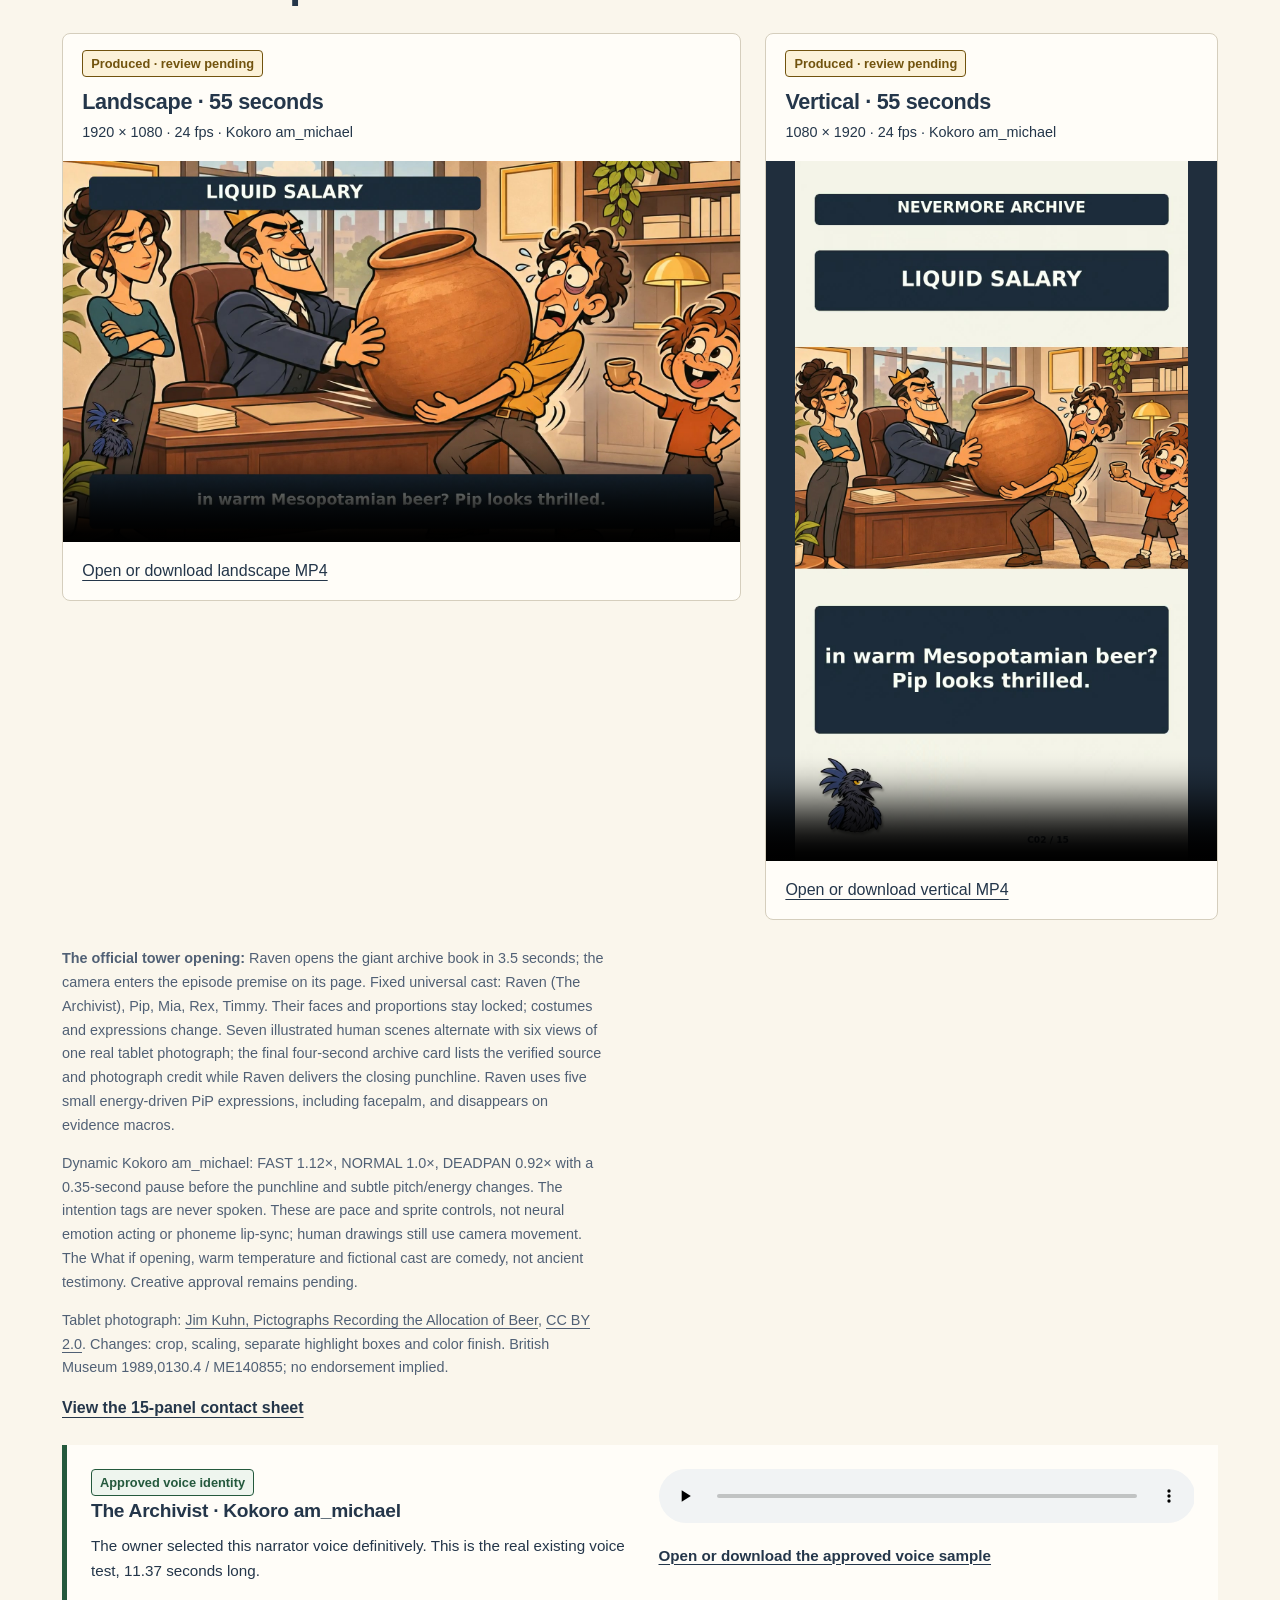
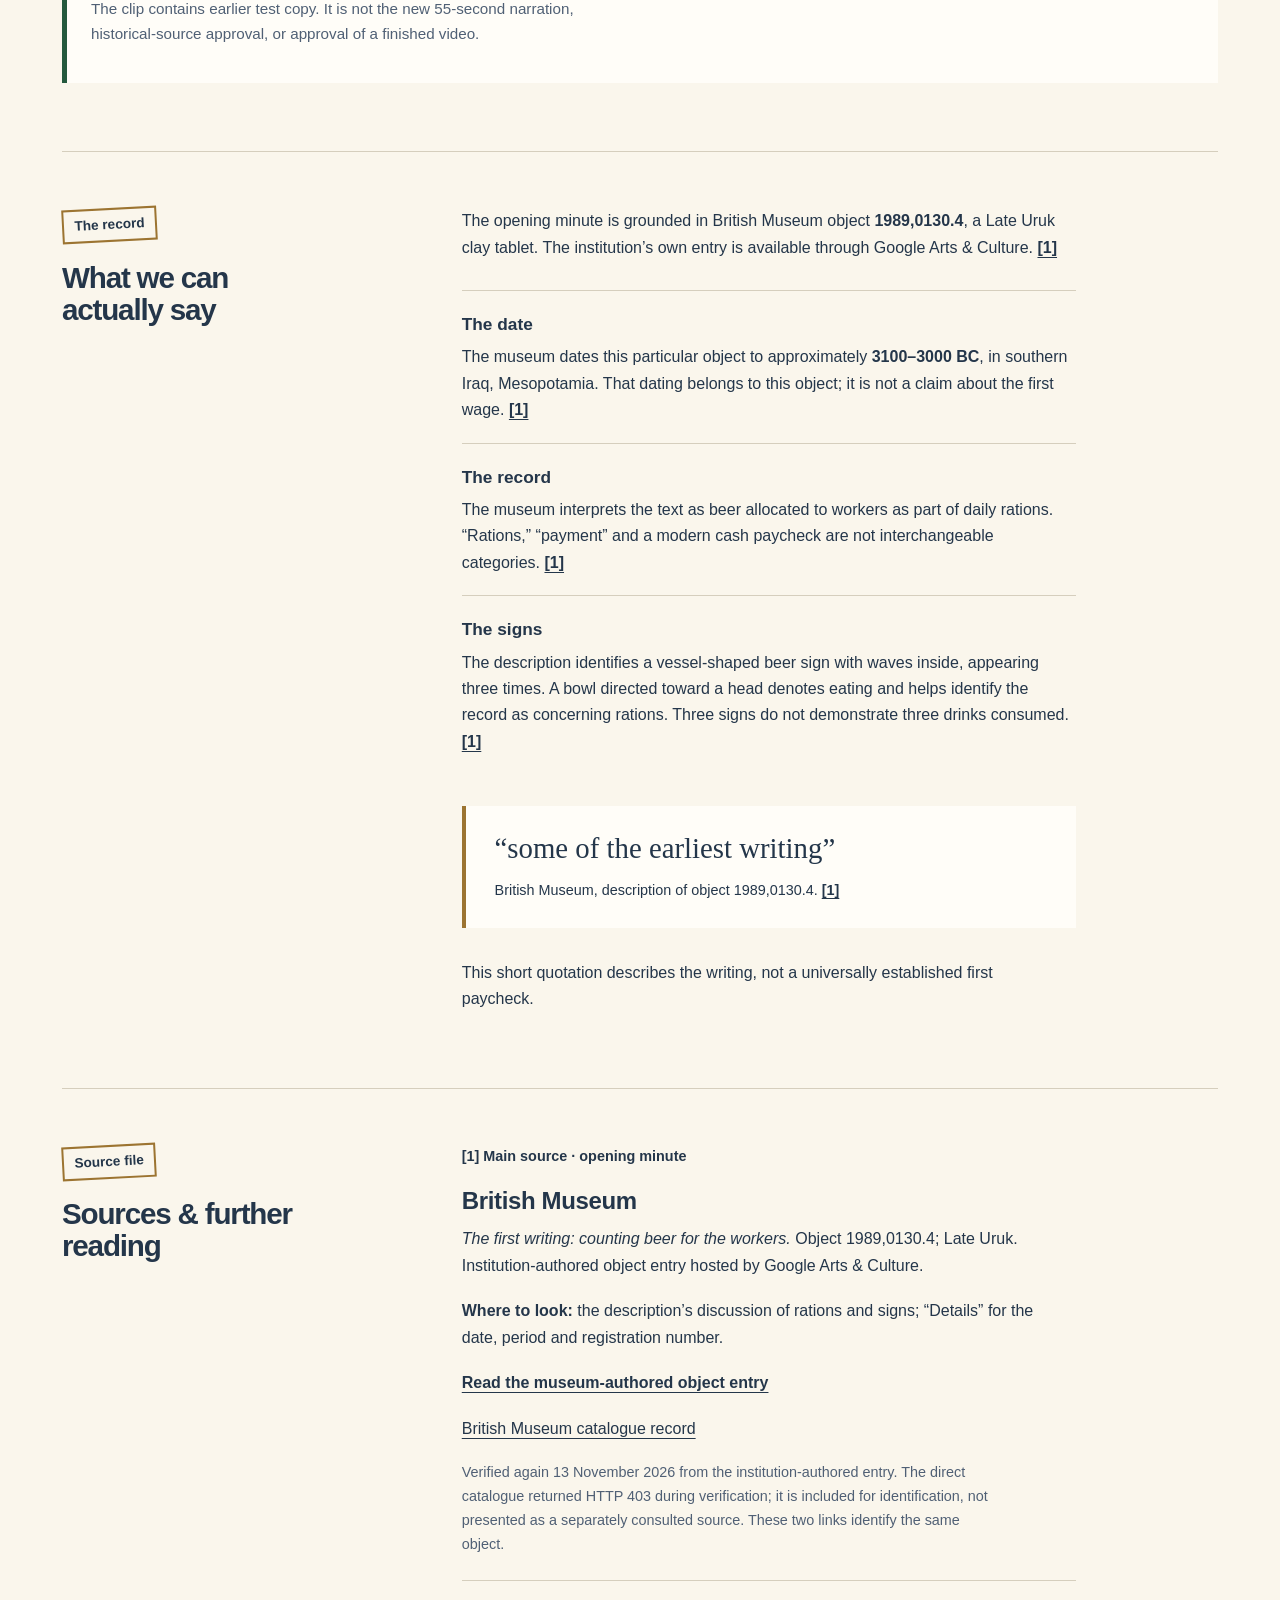
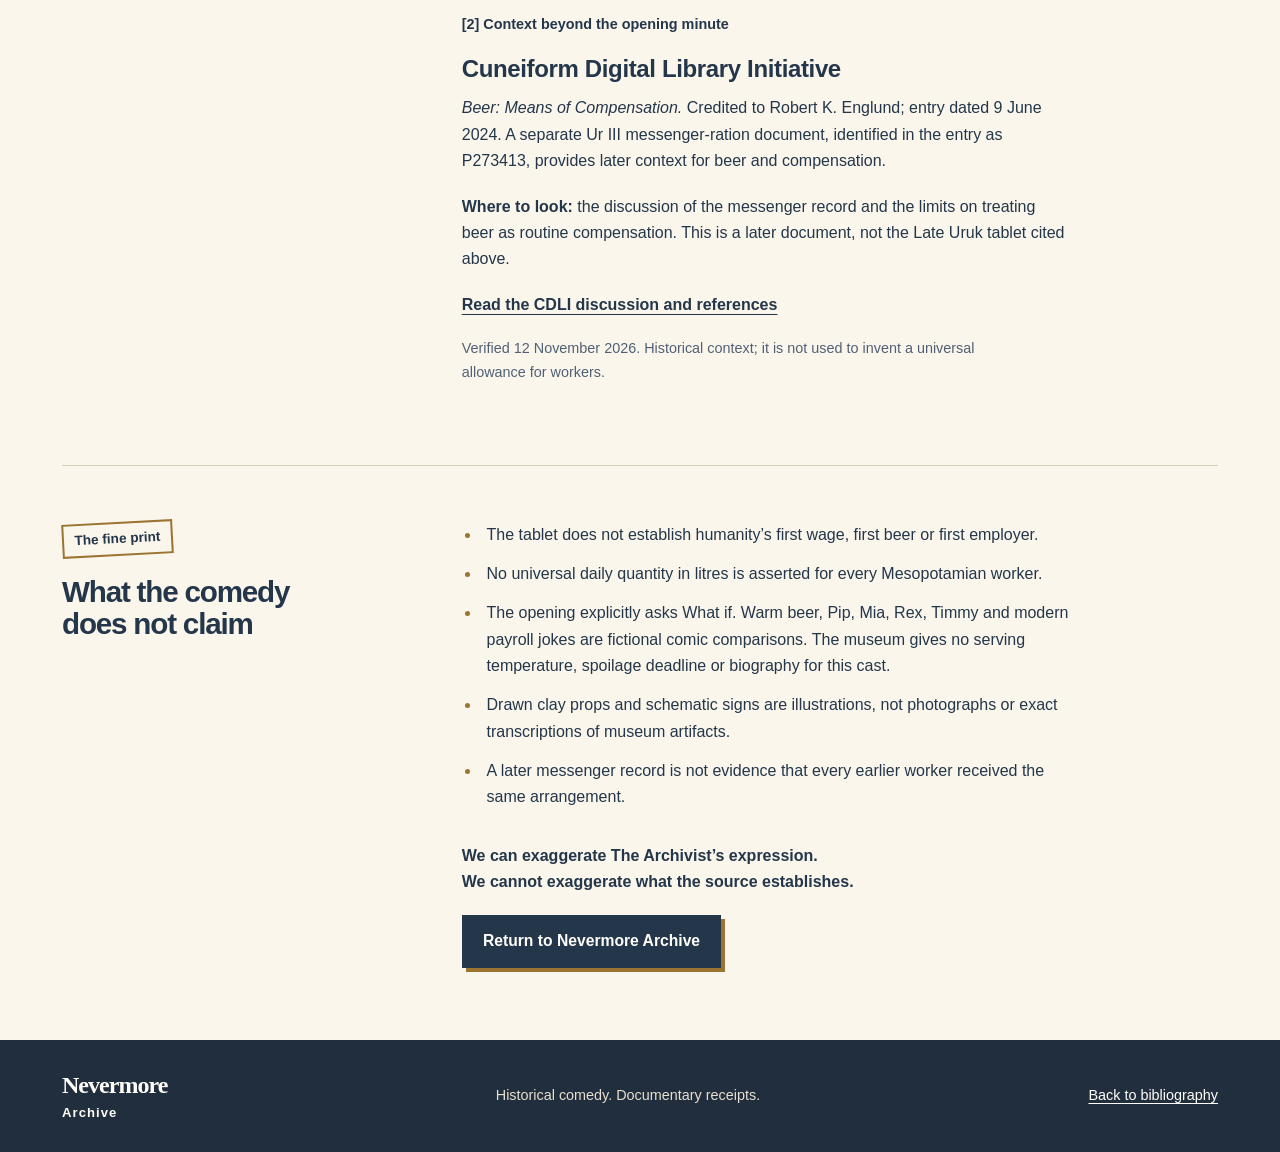
<file: episode-001.html>
<!doctype html>
<html lang="en">
<head>
  <meta charset="utf-8">
  <meta name="viewport" content="width=device-width, initial-scale=1">
  <meta name="description" content="Verified historical sources for Nevermore Archive Episode 001, The First Paycheck Was Beer: British Museum tablet 1989,0130.4, beer rations, dates and interpretive limits.">
  <meta name="theme-color" content="#202e3d">
  <title>Pilot 001 · Process board &amp; sources · Nevermore Archive</title>
  <link rel="stylesheet" href="styles.css">
</head>
<body>
  <a class="skip-link" href="#main">Skip to content</a>
  <header class="site-header">
    <a class="wordmark" href="index.html" aria-label="Nevermore Archive home">Nevermore <span>Archive</span></a>
    <nav aria-label="Main navigation"><a href="index.html">The archive</a><a href="episode-001.html" aria-current="page">Pilot 001 · process board</a></nav>
  </header>
  <main id="main" class="source-page">
    <header class="source-intro">
      <div><p class="section-note">Pilot 001 · public process board</p><h1>The First Paycheck Was Beer</h1><p class="source-deck">Follow the draft, the evidence,<br>and what still needs making.</p></div>
      <aside class="evidence-note" aria-label="What the title means"><strong>A useful distinction</strong><p>“The first paycheck” is an interpretation used for the title. A surviving record of beer rations does not establish the very first wage in human history.</p><p class="quiet">Source notes verified <time datetime="2026-11-13">13 November 2026</time>. Pilot in development; this is the evidence file.</p></aside>
    </header>
    <nav class="contents" aria-label="On this page"><a href="#process">Current status</a><a href="#storyboard">15-panel script</a><a href="#production">Avances de producción</a><a href="#evidence">Verified sources</a><a href="#bibliography">Bibliography</a><a href="#limits">Interpretive limits</a></nav>
    <section id="process" class="process-overview" aria-labelledby="process-title">
      <h2 id="process-title">Where the pilot stands</h2>
      <!-- BEGIN PUBLIC_SUMMARY -->
<p><a href="daily.html">Daily Idea Scout: five ideas, source verification and measured benchmark status</a></p><aside class="progress-note"><h3>Next: connected 58-second script</h3><p>Showrunner v2 is ready for storyboard review only. No new audio or video has been produced. <a href="episode-001.html#showrunner-v2">Review the 16 connected panels and exact narration</a>. Existing players show the previous 55-second v5 trial.</p></aside>
<p class="status-caption">Pilot 001 has a <strong>55-second official-format trial</strong>: Raven opens his tower archive book, the immutable universal cast collides with ancient payroll, and dynamically paced am_michael narrates. Both formats play below; creative approval remains pending.</p>
<dl class="status-grid"><div><dt>Historical sources</dt><dd><span class="state state-verified">Verified</span> British Museum object 1989,0130.4; source notes below.</dd></div>
<div><dt>Comedy storyboard</dt><dd><span class="state state-draft">Draft ready</span> 15 panels, 96 narration words, a 55-second cut budget.</dd></div>
<div><dt>Narrator identity</dt><dd><span class="state state-verified">Approved</span> Kokoro am_michael, definitive voice selection.</dd></div>
<div><dt>Tower and fixed cast</dt><dd><span class="state state-draft">Produced</span> A 3.5-second book-opening ritual and the same Pip, Mia, Rex and Timmy in modern and ancient wardrobes.</dd></div>
<div><dt>Dynamic Raven voice</dt><dd><span class="state state-verified">Measured</span> Kokoro am_michael with FAST, NORMAL and DEADPAN pacing; five PiP expressions and macro hiding.</dd></div>
<div><dt>55-second official-format trial</dt><dd><span class="state state-draft">Review pending</span> Both MP4 formats decoded in Colab CPU; the film awaits owner creative review.</dd></div>
</dl>
<p class="quiet">Public status snapshot: <time datetime="2026-11-14T21:32:40+00:00">2026-11-14 21:32:40 UTC</time>. <a href="episode-001.html#storyboard">Read the draft</a> · <a href="episode-001.html#production">Production tests</a> · <a href="pilot-001.json">Public process data</a>.</p>
      <!-- END PUBLIC_SUMMARY -->
    </section>
    <!-- BEGIN SHOWRUNNER_REVIEW -->
<section id="showrunner-v2" class="public-storyboard" aria-labelledby="showrunner-v2-title"><h2 id="showrunner-v2-title">Next script · connected 58-second storyboard</h2><p class="status-caption"><strong>Awaiting owner storyboard review. Not rendered.</strong> Sixteen causal panels, fixed cast and am_michael. Times are editorial targets; no new audio has been synthesized or measured. The players below are the previous 55-second v5 trial.</p><p>Warm beer, rent, the cash machine and the cast are imagined modern comedy. The museum establishes beer rations, not serving temperature, a 48-hour expiry or humanity’s first paycheck. The unsupported expiry claim is omitted. Structural PASS is not creative approval.</p><div class="storyboard-panels"><article class="story-panel"><header><span>v2-01 · 00.00–03.50 s · editorial target</span><h3>THE ARCHIVE OPENS</h3></header><p class="panel-narration">What if today your paycheck came in beer?</p><p><strong>Action:</strong> Raven opens the giant old book on the desk in his tower archive. The cover turns and the camera enters the page, revealing the salary jar on Rex’s office desk.</p><p><strong>Setting:</strong> Raven’s tower archive</p><p><strong>Because:</strong> Raven opens the book to test an imagined present-day paycheck under an ancient ration system.</p><p><strong>Cast:</strong> Raven: dry attentive curiosity</p><p><strong>Beat / performance:</strong> The pay packet becomes a jar as the page opens. · [NORMAL]</p><p><strong>Consequence:</strong> The opened page reveals Rex preparing the beer salary.</p><p><a href="#source-bm">British Museum [1]</a> · Explicitly imagined comparison</p></article><article class="story-panel"><header><span>v2-02 · 03.50–07.00 s · editorial target</span><h3>LIQUID SALARY</h3></header><p class="panel-narration">Rex pays Pip in warm beer.</p><p><strong>Action:</strong> Rex, in a deliberately imagined modern office with Late Uruk wardrobe accents, pushes a large beer jar across the desk into Pip’s arms. Pip catches it with both hands while Rex maintains his false grin.</p><p><strong>Setting:</strong> Present-day office/ATM imagined with Late Uruk costume accents; not a historical reconstruction</p><p><strong>Because:</strong> The book’s paycheck question becomes a physical salary handoff.</p><p><strong>Cast:</strong> rex: false managerial grin, pip: exhausted panic</p><p><strong>Beat / performance:</strong> PAYDAY: LIQUID SALARY, drawn later by the program. · [NORMAL]</p><p><strong>Consequence:</strong> Pip now holds his entire imagined salary as a jar.</p><p><a href="#source-bm">British Museum [1]</a> · Explicitly imagined comparison</p></article><article class="story-panel"><header><span>v2-03 · 07.00–11.00 s · editorial target</span><h3>BOTH HANDS REQUIRED</h3></header><p class="panel-narration">Pip’s salary now requires both hands.</p><p><strong>Action:</strong> Pip tries to reach his jacket pocket for his wallet while holding the giant jar. Both hands must return to the jar before it slips; he remains safely upright. Rex watches without helping.</p><p><strong>Setting:</strong> Present-day office/ATM imagined with Late Uruk costume accents; not a historical reconstruction</p><p><strong>Because:</strong> The bulky jar delivered by Rex makes normal money handling impossible.</p><p><strong>Cast:</strong> pip: wide-eyed strain, rex: unmoved false smile</p><p><strong>Beat / performance:</strong> Pip cannot reach his wallet because his wage occupies both hands. · [DEADPAN]</p><p><strong>Consequence:</strong> Pip cannot use his wallet while carrying the jar.</p><p><a href="#source-bm">British Museum [1]</a> · Explicitly imagined comparison</p></article><article class="story-panel"><header><span>v2-04 · 11.00–14.50 s · editorial target</span><h3>RENT IS STILL DUE</h3></header><p class="panel-narration">Mia checks the rent. The landlord prefers money.</p><p><strong>Action:</strong> Mia holds up a blank rent notice, with its short editorial label added later. A modern landlord silhouette accepts a coin purse and refuses Pip’s offered jar; Mia raises an eyebrow.</p><p><strong>Setting:</strong> Present-day office/ATM imagined with Late Uruk costume accents; not a historical reconstruction</p><p><strong>Because:</strong> Pip’s inaccessible wallet brings Mia to the bill that actually needs payment.</p><p><strong>Cast:</strong> mia: sarcastic raised eyebrow, pip: deflated exhaustion</p><p><strong>Beat / performance:</strong> RENT DUE overlay; the imagined modern landlord pushes the jar back. · [FAST]</p><p><strong>Consequence:</strong> The imagined landlord rejects the beer jar as rent.</p><p><a href="#source-bm">British Museum [1]</a> · Explicitly imagined comparison</p></article><article class="story-panel"><header><span>v2-05 · 14.50–18.50 s · editorial target</span><h3>TERRIBLE SAVINGS</h3></header><p class="panel-narration">Mia eyes the warm jar. Terrible savings account.</p><p><strong>Action:</strong> Mia tilts the rejected jar toward Pip, frowns at its imagined warmth and points at his empty savings purse. Pip looks from the jar to the purse; no expiry number or clock appears.</p><p><strong>Setting:</strong> Present-day office/ATM imagined with Late Uruk costume accents; not a historical reconstruction</p><p><strong>Because:</strong> The rent rejection forces Mia to ask whether this salary works as modern savings.</p><p><strong>Cast:</strong> mia: dry disbelief, pip: anxious realization</p><p><strong>Beat / performance:</strong> The savings purse is empty while both hands hold the wage. · [DEADPAN]</p><p><strong>Consequence:</strong> Mia demands the real evidence behind the beer-pay premise.</p><p><a href="#source-bm">British Museum [1]</a> · Explicitly imagined comparison</p></article><article class="story-panel"><header><span>v2-06 · 18.50–22.50 s · editorial target</span><h3>CHECK THE RECORD</h3></header><p class="panel-narration">The British Museum has a real beer-ration record.</p><p><strong>Action:</strong> The actual licensed photograph of British Museum tablet ME 140855 fills the screen. A separate program-drawn box highlights the ration record. Raven’s PiP is hidden; no new inscription is invented.</p><p><strong>Setting:</strong> Verified Late Uruk artifact, ca. 3100–3000 BCE</p><p><strong>Because:</strong> Mia’s objection sends the narration to the surviving record rather than an invented expiry claim.</p><p><strong>Cast:</strong> Real evidence macro; presenter hidden</p><p><strong>Beat / performance:</strong> The official-looking office paperwork is replaced by a real clay record. · [NORMAL]</p><p><strong>Consequence:</strong> The real tablet is now visible as evidence of beer rations.</p><p><a href="#source-bm">British Museum [1]</a> · Cited historical claim</p></article><article class="story-panel"><header><span>v2-07 · 22.50–26.00 s · editorial target</span><h3>RATIONS, NOT PAYROLL</h3></header><p class="panel-narration">Workers received beer rations. Not a modern paycheck.</p><p><strong>Action:</strong> On a second crop of the same real photograph, a program-drawn highlight isolates a documented beer-jar sign. A short caption reads BEER RATIONS outside the artifact; Raven remains hidden.</p><p><strong>Setting:</strong> Verified Late Uruk artifact, ca. 3100–3000 BCE</p><p><strong>Because:</strong> The real tablet lets the narrator distinguish recorded rations from a modern cash wage.</p><p><strong>Cast:</strong> Real evidence macro; presenter hidden</p><p><strong>Beat / performance:</strong> One modern payroll analogy meets a specific ancient ration record. · [NORMAL]</p><p><strong>Consequence:</strong> The distinction between ration evidence and a modern paycheck is established.</p><p><a href="#source-bm">British Museum [1]</a> · Cited historical claim</p></article><article class="story-panel"><header><span>v2-08 · 26.00–29.50 s · editorial target</span><h3>REX FINDS A LOOPHOLE</h3></header><p class="panel-narration">Pip reads the record. Rex spots a loophole.</p><p><strong>Action:</strong> Back in the explicitly imagined office, Pip reads a reproduction displayed without invented writing. Rex peers over his shoulder, spots the ration idea and gestures triumphantly toward the remaining jars.</p><p><strong>Setting:</strong> Present-day office/ATM imagined with Late Uruk costume accents; not a historical reconstruction</p><p><strong>Because:</strong> The ration evidence becomes Rex’s fictional managerial excuse to expand liquid payroll.</p><p><strong>Cast:</strong> pip: worried concentration, rex: bright false grin</p><p><strong>Beat / performance:</strong> Rex treats the modern analogy as an excuse to supply even more jars. · [NORMAL]</p><p><strong>Consequence:</strong> Rex calls for an increase in jar-based payroll.</p><p><a href="#source-bm">British Museum [1]</a> · Explicitly imagined comparison</p></article><article class="story-panel"><header><span>v2-09 · 29.50–33.00 s · editorial target</span><h3>ENTER TIMMY</h3></header><p class="panel-narration">Timmy volunteers to improve payroll.</p><p><strong>Action:</strong> Timmy eagerly raises his hand and rolls a small handcart toward Rex’s jar shelf. Rex points him toward the jars. Timmy does not drink and handles only a safe manageable load.</p><p><strong>Setting:</strong> Present-day office/ATM imagined with Late Uruk costume accents; not a historical reconstruction</p><p><strong>Because:</strong> Rex’s request gives Timmy a chance to take the system to an absurd extreme.</p><p><strong>Cast:</strong> timmy: mischievous eagerness, rex: approving false grin</p><p><strong>Beat / performance:</strong> An eager apprentice takes a terrible management idea literally. · [NORMAL]</p><p><strong>Consequence:</strong> Timmy starts moving a handcart of empty sealed jars into the office.</p><p><a href="#source-bm">British Museum [1]</a> · Explicitly imagined comparison</p></article><article class="story-panel"><header><span>v2-10 · 33.00–36.50 s · editorial target</span><h3>ZERO DESK SPACE</h3></header><p class="panel-narration">More jars. Less desk. No actual work.</p><p><strong>Action:</strong> Timmy brings the handcart piled with empty sealed jars to Pip’s desk and arranges them over every work surface. Pip tries to open a ledger but the jars occupy its space.</p><p><strong>Setting:</strong> Present-day office/ATM imagined with Late Uruk costume accents; not a historical reconstruction</p><p><strong>Because:</strong> Timmy’s literal payroll improvement fills the office with jars instead of usable wages.</p><p><strong>Cast:</strong> timmy: triumphant cheeky grin, pip: exhausted disbelief</p><p><strong>Beat / performance:</strong> Jars occupy every place where work could happen. · [FAST]</p><p><strong>Consequence:</strong> Jars block Pip’s work surface and the ledger stays closed.</p><p><a href="#source-bm">British Museum [1]</a> · Explicitly imagined comparison</p></article><article class="story-panel"><header><span>v2-11 · 36.50–40.00 s · editorial target</span><h3>REX COUNTS SUCCESS</h3></header><p class="panel-narration">Rex counts the jars as productivity.</p><p><strong>Action:</strong> Rex counts the jars with an exaggerated satisfied grin while Pip, blocked by the pile, holds a closed work ledger. Timmy proudly presents the useless stack.</p><p><strong>Setting:</strong> Present-day office/ATM imagined with Late Uruk costume accents; not a historical reconstruction</p><p><strong>Because:</strong> Blocked work does not stop Rex from treating the jar pile as a success metric.</p><p><strong>Cast:</strong> rex: false satisfied grin, pip: weary resignation, timmy: unearned triumph</p><p><strong>Beat / performance:</strong> Rex celebrates the count while no work happens. · [DEADPAN]</p><p><strong>Consequence:</strong> The office is full of jars but the rent remains unpaid.</p><p><a href="#source-bm">British Museum [1]</a> · Explicitly imagined comparison</p></article><article class="story-panel"><header><span>v2-12 · 40.00–43.50 s · editorial target</span><h3>FIND A DEPOSIT SLOT</h3></header><p class="panel-narration">Mia points to rent. Pip finds a cash machine.</p><p><strong>Action:</strong> Mia taps the still-unpaid rent notice and points toward an obviously modern cash machine at the office entrance. Pip lifts one manageable jar and heads toward it.</p><p><strong>Setting:</strong> Present-day office/ATM imagined with Late Uruk costume accents; not a historical reconstruction</p><p><strong>Because:</strong> Rex’s jar count leaves the original rent problem unresolved.</p><p><strong>Cast:</strong> mia: pointed sarcasm, pip: desperate hope</p><p><strong>Beat / performance:</strong> The unpaid bill sends the liquid wage to an unsuitable modern machine. · [FAST]</p><p><strong>Consequence:</strong> Pip approaches a modern cash machine carrying his beer salary.</p><p><a href="#source-bm">British Museum [1]</a> · Explicitly imagined comparison</p></article><article class="story-panel"><header><span>v2-13 · 43.50–47.50 s · editorial target</span><h3>DEPOSIT DECLINED</h3></header><p class="panel-narration">He tries depositing his salary. The slot declines.</p><p><strong>Action:</strong> Pip gently tilts the jar toward the cash machine’s banknote slot. A small spill runs down the exterior; the machine’s closed slot refuses it. Mia watches with stunned disbelief. No generated lettering appears.</p><p><strong>Setting:</strong> Present-day office/ATM imagined with Late Uruk costume accents; not a historical reconstruction</p><p><strong>Because:</strong> Pip tries the only modern banking tool available to solve the rent problem.</p><p><strong>Cast:</strong> pip: earnest panic, mia: stunned disbelief</p><p><strong>Beat / performance:</strong> NO LIQUID DEPOSITS label is drawn later; the spill stays outside the machine. · [NORMAL]</p><p><strong>Consequence:</strong> The cash machine refuses liquid wages.</p><p><a href="#source-bm">British Museum [1]</a> · Explicitly imagined comparison</p></article><article class="story-panel"><header><span>v2-14 · 47.50–51.00 s · editorial target</span><h3>LIQUID ASSETS</h3></header><p class="panel-narration">Liquid assets. Solid rejection.</p><p><strong>Action:</strong> Pip stops pouring and stares at the refused deposit slot while holding the nearly upright jar. The modern machine remains closed and Mia slowly turns toward him.</p><p><strong>Setting:</strong> Present-day office/ATM imagined with Late Uruk costume accents; not a historical reconstruction</p><p><strong>Because:</strong> The rejected deposit turns the salary metaphor into a visible physical punchline.</p><p><strong>Cast:</strong> pip: blank defeated stare, mia: flat sarcastic stare</p><p><strong>Beat / performance:</strong> The liquid-assets phrase resolves literally at the closed banknote slot. · [DEADPAN]</p><p><strong>Consequence:</strong> Mia has seen enough of the failed liquid deposit.</p><p><a href="#source-bm">British Museum [1]</a> · Explicitly imagined comparison</p></article><article class="story-panel"><header><span>v2-15 · 51.00–54.50 s · editorial target</span><h3>DUAL FACEPALM</h3></header><p class="panel-narration">Two facepalms. Rex offers overdraft.</p><p><strong>Action:</strong> Mia covers her forehead with one hand beside the refused cash machine. A small separate Raven PiP performs his registered facepalm. Rex slides another jar toward Pip, maintaining the same false smile.</p><p><strong>Setting:</strong> Present-day office/ATM imagined with Late Uruk costume accents; not a historical reconstruction</p><p><strong>Because:</strong> The failed deposit makes Mia and Raven react while Rex doubles down on his own rule.</p><p><strong>Cast:</strong> mia: facepalm disbelief, Raven: facepalm, rex: unchanged false grin, pip: exhausted defeat</p><p><strong>Beat / performance:</strong> Rex offers another jar as the imagined overdraft. · [FAST]</p><p><strong>Consequence:</strong> The absurd experiment ends and Raven turns to its real source record.</p><p><a href="#source-bm">British Museum [1]</a> · Explicitly imagined comparison</p></article><article class="story-panel"><header><span>v2-16 · 54.50–58.00 s · editorial target</span><h3>THE ARCHIVE RECEIPT</h3></header><p class="panel-narration">Of course. There’s paperwork. Full sources below.</p><p><strong>Action:</strong> A clean program-drawn archive card shows the verified British Museum reference, its date and object identifiers. Raven appears as a small smug presenter; all bibliographic text is a separate graphic layer.</p><p><strong>Setting:</strong> Raven’s archive closing card</p><p><strong>Because:</strong> Raven closes the experiment by showing exactly which record supports the historical premise.</p><p><strong>Cast:</strong> Raven: smug</p><p><strong>Beat / performance:</strong> The imaginary payroll disaster ends with an actual documentary receipt. · [NORMAL]</p><p><strong>Consequence:</strong> The viewer receives the verified citation and the full-source link.</p><p><strong>Archive card:</strong> British Museum · Beer-ration tablet | Late Uruk · ca. 3100–3000 BCE | ME 140855 / 1989,0130.4 | Full citations in the archive link below</p><p><a href="#source-bm">British Museum [1]</a> · Verified bibliographic card</p></article></div></section>
      <!-- END SHOWRUNNER_REVIEW -->
    <section id="storyboard" class="public-storyboard" aria-labelledby="storyboard-title">
      <h2 id="storyboard-title">Minute 1: the 15-panel comedy script</h2>
      <p>English narration, Kokoro <strong>am_michael</strong>. The test recording measures 55 seconds; panel times below are measured cuts. The script remains a draft and the film awaits creative approval. Open each panel for the action and comic beat.</p>
      <!-- BEGIN PUBLIC_PANELS -->
<div class="storyboard-panels">
<article class="story-panel" id="panel-c01"><header><span>Panel 01 · 00.00–03.50 s · measured</span><h3>THE ARCHIVE OPENS</h3></header><p class="panel-narration">What if today your boss paid your paycheck</p><details><summary>Action, comic beat &amp; source</summary><p><strong>Start:</strong> Raven reaches toward the closed giant book on the tower desk.</p><p><strong>Resolution:</strong> The cover turns open and the camera enters its right-hand page.</p><p><strong>Comic beat:</strong> Panicked Pip; sarcastic Mia; false-smiling Rex; mischievous Timmy, with immutable faces.</p><p><strong>Post-production label:</strong> THE ARCHIVE OPENS</p><p>Historical basis: <a href="#source-bm">British Museum [1]</a>. Complete illustrated environment; modern comparisons are fictional comedy.</p></details></article>
<article class="story-panel" id="panel-c02"><header><span>Panel 02 · 03.50–07.42 s · measured</span><h3>LIQUID SALARY</h3></header><p class="panel-narration">in warm Mesopotamian beer? Pip looks thrilled.</p><details><summary>Action, comic beat &amp; source</summary><p><strong>Start:</strong> Rex pushes a giant jar into Pipâ€™s arms; Mia raises an eyebrow.</p><p><strong>Resolution:</strong> Pip recoils under the salary jar while Timmy offers a cup.</p><p><strong>Comic beat:</strong> Panicked Pip; sarcastic Mia; false-smiling Rex; mischievous Timmy, with immutable faces.</p><p><strong>Post-production label:</strong> LIQUID SALARY</p><p>Historical basis: <a href="#source-bm">British Museum [1]</a>. Complete illustrated environment; modern comparisons are fictional comedy.</p></details></article>
<article class="story-panel" id="panel-c03"><header><span>Panel 03 · 07.42–11.25 s · measured</span><h3>NO REFUNDS</h3></header><p class="panel-narration">Rex calls it compensation. Mia calls it lunch.</p><details><summary>Action, comic beat &amp; source</summary><p><strong>Start:</strong> Rex proudly presents the jar as compensation.</p><p><strong>Resolution:</strong> Mia counters with an empty lunch cup; Pip panics.</p><p><strong>Comic beat:</strong> Panicked Pip; sarcastic Mia; false-smiling Rex; mischievous Timmy, with immutable faces.</p><p><strong>Post-production label:</strong> NO REFUNDS</p><p>Historical basis: <a href="#source-bm">British Museum [1]</a>. Complete illustrated environment; modern comparisons are fictional comedy.</p></details></article>
<article class="story-panel" id="panel-c04"><header><span>Panel 04 · 11.25–15.25 s · measured</span><h3>MANAGEMENT NOTICES</h3></header><p class="panel-narration">Timmy brings a bigger cup. Management notices.</p><details><summary>Action, comic beat &amp; source</summary><p><strong>Start:</strong> Timmy raises an enormous empty cup.</p><p><strong>Resolution:</strong> Rex blocks the cup while Mia facepalms.</p><p><strong>Comic beat:</strong> Panicked Pip; sarcastic Mia; false-smiling Rex; mischievous Timmy, with immutable faces.</p><p><strong>Post-production label:</strong> MANAGEMENT NOTICES</p><p>Historical basis: <a href="#source-bm">British Museum [1]</a>. Complete illustrated environment; modern comparisons are fictional comedy.</p></details></article>
<article class="story-panel" id="panel-c05"><header><span>Panel 05 · 15.25–19.25 s · measured</span><h3>LATE URUK: ca. 3100 BCE</h3></header><p class="panel-narration">Late Uruk. Around thirty-one hundred B C E.</p><details><summary>Action, comic beat &amp; source</summary><p><strong>Start:</strong> The same four faces arrive in plain Late Uruk costumes.</p><p><strong>Resolution:</strong> Rex gestures toward the ration office; Pip checks his sandals.</p><p><strong>Comic beat:</strong> Panicked Pip; sarcastic Mia; false-smiling Rex; mischievous Timmy, with immutable faces.</p><p><strong>Post-production label:</strong> LATE URUK: ca. 3100 BCE</p><p>Historical basis: <a href="#source-bm">British Museum [1]</a>. Complete illustrated environment; modern comparisons are fictional comedy.</p></details></article>
<article class="story-panel" id="panel-c06"><header><span>Panel 06 · 19.25–22.75 s · measured</span><h3>ME 140855</h3></header><p class="panel-narration">British Museum. Real clay. Ancient paperwork.</p><details><summary>Action, comic beat &amp; source</summary><p><strong>Start:</strong> View the identified real tablet.</p><p><strong>Resolution:</strong> Keep its museum identity separate from the comic office.</p><p><strong>Comic beat:</strong> Panicked Pip; sarcastic Mia; false-smiling Rex; mischievous Timmy, with immutable faces.</p><p><strong>Post-production label:</strong> ME 140855</p><p>Historical basis: <a href="#source-bm">British Museum [1]</a>. Real licensed tablet photograph with separate documentary highlights.</p></details></article>
<article class="story-panel" id="panel-c07"><header><span>Panel 07 · 22.75–26.42 s · measured</span><h3>DAILY RATIONS</h3></header><p class="panel-narration">Workers received beer as daily rations.</p><details><summary>Action, comic beat &amp; source</summary><p><strong>Start:</strong> Observe the real ration record.</p><p><strong>Resolution:</strong> Narration states the museumâ€™s documented daily beer rations.</p><p><strong>Comic beat:</strong> Panicked Pip; sarcastic Mia; false-smiling Rex; mischievous Timmy, with immutable faces.</p><p><strong>Post-production label:</strong> DAILY RATIONS</p><p>Historical basis: <a href="#source-bm">British Museum [1]</a>. Real licensed tablet photograph with separate documentary highlights.</p></details></article>
<article class="story-panel" id="panel-c08"><header><span>Panel 08 · 26.42–29.58 s · measured</span><h3>NO FREE REFILLS</h3></header><p class="panel-narration">Rations. Not unlimited refills.</p><details><summary>Action, comic beat &amp; source</summary><p><strong>Start:</strong> Pip tries to refill a cup.</p><p><strong>Resolution:</strong> Rex blocks him; Mia shakes her head.</p><p><strong>Comic beat:</strong> Panicked Pip; sarcastic Mia; false-smiling Rex; mischievous Timmy, with immutable faces.</p><p><strong>Post-production label:</strong> NO FREE REFILLS</p><p>Historical basis: <a href="#source-bm">British Museum [1]</a>. Complete illustrated environment; modern comparisons are fictional comedy.</p></details></article>
<article class="story-panel" id="panel-c09"><header><span>Panel 09 · 29.58–33.25 s · measured</span><h3>MIA CHECKS THE RECORD</h3></header><p class="panel-narration">Pip negotiates. Mia checks the record.</p><details><summary>Action, comic beat &amp; source</summary><p><strong>Start:</strong> Pip negotiates with open palms.</p><p><strong>Resolution:</strong> Mia points at the record while Timmy counts.</p><p><strong>Comic beat:</strong> Panicked Pip; sarcastic Mia; false-smiling Rex; mischievous Timmy, with immutable faces.</p><p><strong>Post-production label:</strong> MIA CHECKS THE RECORD</p><p>Historical basis: <a href="#source-bm">British Museum [1]</a>. Complete illustrated environment; modern comparisons are fictional comedy.</p></details></article>
<article class="story-panel" id="panel-c10"><header><span>Panel 10 · 33.25–36.25 s · measured</span><h3>THE ORIGINAL LOGO</h3></header><p class="panel-narration">That jar sign means beer.</p><details><summary>Action, comic beat &amp; source</summary><p><strong>Start:</strong> Move gently toward a real beer sign.</p><p><strong>Resolution:</strong> Show the source photograph without drawing a replacement sign.</p><p><strong>Comic beat:</strong> Panicked Pip; sarcastic Mia; false-smiling Rex; mischievous Timmy, with immutable faces.</p><p><strong>Post-production label:</strong> THE ORIGINAL LOGO</p><p>Historical basis: <a href="#source-bm">British Museum [1]</a>. Real licensed tablet photograph with separate documentary highlights.</p></details></article>
<article class="story-panel" id="panel-c11"><header><span>Panel 11 · 36.25–39.92 s · measured</span><h3>CONTENTS INCLUDED</h3></header><p class="panel-narration">Wavy lines show the beer inside.</p><details><summary>Action, comic beat &amp; source</summary><p><strong>Start:</strong> Examine the interior of the photographed sign.</p><p><strong>Resolution:</strong> The narration explains the documented wavy lines.</p><p><strong>Comic beat:</strong> Panicked Pip; sarcastic Mia; false-smiling Rex; mischievous Timmy, with immutable faces.</p><p><strong>Post-production label:</strong> CONTENTS INCLUDED</p><p>Historical basis: <a href="#source-bm">British Museum [1]</a>. Real licensed tablet photograph with separate documentary highlights.</p></details></article>
<article class="story-panel" id="panel-c12"><header><span>Panel 12 · 39.92–43.92 s · measured</span><h3>NOT THREE FREE ROUNDS</h3></header><p class="panel-narration">Three beer signs. Not three free rounds.</p><details><summary>Action, comic beat &amp; source</summary><p><strong>Start:</strong> Return to the whole tablet.</p><p><strong>Resolution:</strong> The narration refuses a drinks-per-worker inference.</p><p><strong>Comic beat:</strong> Panicked Pip; sarcastic Mia; false-smiling Rex; mischievous Timmy, with immutable faces.</p><p><strong>Post-production label:</strong> NOT THREE FREE ROUNDS</p><p>Historical basis: <a href="#source-bm">British Museum [1]</a>. Real licensed tablet photograph with separate documentary highlights.</p></details></article>
<article class="story-panel" id="panel-c13"><header><span>Panel 13 · 43.92–47.83 s · measured</span><h3>MEET THE TEAM</h3></header><p class="panel-narration">Timmy counts. Rex smiles. Pip panics. Mia sighs.</p><details><summary>Action, comic beat &amp; source</summary><p><strong>Start:</strong> Timmy counts on his fingers as Rex grins.</p><p><strong>Resolution:</strong> Pip panics and Mia sighs at the same old bureaucracy.</p><p><strong>Comic beat:</strong> Panicked Pip; sarcastic Mia; false-smiling Rex; mischievous Timmy, with immutable faces.</p><p><strong>Post-production label:</strong> MEET THE TEAM</p><p>Historical basis: <a href="#source-bm">British Museum [1]</a>. Complete illustrated environment; modern comparisons are fictional comedy.</p></details></article>
<article class="story-panel" id="panel-c14"><header><span>Panel 14 · 47.83–51.00 s · measured</span><h3>FIRST EVER? NOT PROVEN</h3></header><p class="panel-narration">First paycheck ever? Not proven.</p><details><summary>Action, comic beat &amp; source</summary><p><strong>Start:</strong> Return to the identified tablet in full.</p><p><strong>Resolution:</strong> Explicitly refuse the claim of humanityâ€™s first paycheck.</p><p><strong>Comic beat:</strong> Panicked Pip; sarcastic Mia; false-smiling Rex; mischievous Timmy, with immutable faces.</p><p><strong>Post-production label:</strong> FIRST EVER? NOT PROVEN</p><p>Historical basis: <a href="#source-bm">British Museum [1]</a>. Real licensed tablet photograph with separate documentary highlights.</p></details></article>
<article class="story-panel" id="panel-c15"><header><span>Panel 15 · 51.00–55.00 s · measured</span><h3>THE ARCHIVE / SOURCES</h3></header><p class="panel-narration">Beer and bureaucracy. Paperwork wins.</p><details><summary>Action, comic beat &amp; source</summary><p><strong>Start:</strong> Pip holds an empty cup beside a surviving record.</p><p><strong>Resolution:</strong> Mia gestures toward the paperwork; Rex keeps his fake smile.</p><p><strong>Comic beat:</strong> Panicked Pip; sarcastic Mia; false-smiling Rex; mischievous Timmy, with immutable faces.</p><p><strong>Post-production label:</strong> BEER &amp; BUREAUCRACY</p><p>Historical basis: <a href="#source-bm">British Museum [1]</a>. Complete illustrated environment; modern comparisons are fictional comedy.</p></details></article>
</div>
      <!-- END PUBLIC_PANELS -->
    </section>
    <section id="production" class="production-progress" aria-labelledby="production-title">
      <h2 id="production-title">Avances de producción</h2>
      <!-- BEGIN PUBLIC_PROGRESS -->
<div class="film-grid"><article class="film-card film-landscape"><header><span class="state state-draft">Produced · review pending</span><h3>Landscape · 55 seconds</h3><p>1920 × 1080 · 24 fps · Kokoro am_michael</p></header><video controls playsinline preload="none" poster="advances/tower-cast-001-v5/landscape-poster.jpg?v=0300d57c29a1" aria-label="2D comedy test, landscape, 55 seconds"><source src="advances/tower-cast-001-v5/landscape.mp4?v=0300d57c29a1" type="video/mp4">Your browser can use the download link below.</video><p><a href="advances/tower-cast-001-v5/landscape.mp4?v=0300d57c29a1">Open or download landscape MP4</a></p></article><article class="film-card film-vertical"><header><span class="state state-draft">Produced · review pending</span><h3>Vertical · 55 seconds</h3><p>1080 × 1920 · 24 fps · Kokoro am_michael</p></header><video controls playsinline preload="none" poster="advances/tower-cast-001-v5/vertical-poster.jpg?v=17089cf4cf9b" aria-label="2D comedy test, vertical, 55 seconds"><source src="advances/tower-cast-001-v5/vertical.mp4?v=17089cf4cf9b" type="video/mp4">Your browser can use the download link below.</video><p><a href="advances/tower-cast-001-v5/vertical.mp4?v=17089cf4cf9b">Open or download vertical MP4</a></p></article></div><p class="quiet"><strong>The official tower opening:</strong> Raven opens the giant archive book in 3.5 seconds; the camera enters the episode premise on its page. Fixed universal cast: Raven (The Archivist), Pip, Mia, Rex, Timmy. Their faces and proportions stay locked; costumes and expressions change. Seven illustrated human scenes alternate with six views of one real tablet photograph; the final four-second archive card lists the verified source and photograph credit while Raven delivers the closing punchline. Raven uses five small energy-driven PiP expressions, including facepalm, and disappears on evidence macros.</p><p class="quiet">Dynamic Kokoro am_michael: FAST 1.12×, NORMAL 1.0×, DEADPAN 0.92× with a 0.35-second pause before the punchline and subtle pitch/energy changes. The intention tags are never spoken. These are pace and sprite controls, not neural emotion acting or phoneme lip-sync; human drawings still use camera movement. The What if opening, warm temperature and fictional cast are comedy, not ancient testimony. Creative approval remains pending.</p><p class="quiet">Tablet photograph: <a href="https://commons.wikimedia.org/wiki/File:Pictographs_Recording_the_Allocation_of_Beer_(London,_England).jpg">Jim Kuhn, Pictographs Recording the Allocation of Beer</a>, <a href="https://creativecommons.org/licenses/by/2.0/">CC BY 2.0</a>. Changes: crop, scaling, separate highlight boxes and color finish. British Museum 1989,0130.4 / ME140855; no endorsement implied.</p><a class="text-link" href="advances/tower-cast-001-v5/contact-sheet.jpg">View the 15-panel contact sheet</a><article class="approved-test" id="approved-voice"><div><span class="state state-verified">Approved voice identity</span><h3>The Archivist · Kokoro am_michael</h3><p>The owner selected this narrator voice definitively. This is the real existing voice test, 11.37 seconds long.</p><p class="quiet">The clip contains earlier test copy. It is not the new 55-second narration, historical-source approval, or approval of a finished video.</p></div><div><audio controls preload="none" aria-label="Approved narrator identity sample, am_michael"><source src="media/voice-am_michael.wav" type="audio/wav">Your browser can download the WAV below.</audio><p><a class="text-link" href="media/voice-am_michael.wav">Open or download the approved voice sample</a></p></div></article>
      <!-- END PUBLIC_PROGRESS -->
    </section>
    <section id="evidence" class="source-section" aria-labelledby="evidence-title">
      <div class="section-heading"><span class="archive-stamp">The record</span><h2 id="evidence-title">What we can actually say</h2></div>
      <div class="reading-column">
        <p>The opening minute is grounded in British Museum object <strong>1989,0130.4</strong>, a Late Uruk clay tablet. The institution’s own entry is available through Google Arts &amp; Culture. <a href="#source-bm" aria-label="Source 1, British Museum">[1]</a></p>
        <dl class="evidence-list">
          <div><dt>The date</dt><dd>The museum dates this particular object to approximately <strong>3100–3000 BC</strong>, in southern Iraq, Mesopotamia. That dating belongs to this object; it is not a claim about the first wage. <a href="#source-bm" aria-label="Source 1, object date">[1]</a></dd></div>
          <div><dt>The record</dt><dd>The museum interprets the text as beer allocated to workers as part of daily rations. “Rations,” “payment” and a modern cash paycheck are not interchangeable categories. <a href="#source-bm" aria-label="Source 1, object description">[1]</a></dd></div>
          <div><dt>The signs</dt><dd>The description identifies a vessel-shaped beer sign with waves inside, appearing three times. A bowl directed toward a head denotes eating and helps identify the record as concerning rations. Three signs do not demonstrate three drinks consumed. <a href="#source-bm" aria-label="Source 1, sign descriptions">[1]</a></dd></div>
        </dl>
        <blockquote><p>“some of the earliest writing”</p><cite>British Museum, description of object 1989,0130.4. <a href="#source-bm">[1]</a></cite></blockquote>
        <p>This short quotation describes the writing, not a universally established first paycheck.</p>
      </div>
    </section>
    <section id="bibliography" class="source-section" aria-labelledby="bibliography-title">
      <div class="section-heading"><span class="archive-stamp">Source file</span><h2 id="bibliography-title">Sources &amp; further reading</h2></div>
      <div class="reading-column">
        <article id="source-bm" class="source-entry">
          <p class="source-id">[1] Main source · opening minute</p>
          <h3>British Museum</h3>
          <p><cite>The first writing: counting beer for the workers.</cite> Object 1989,0130.4; Late Uruk. Institution-authored object entry hosted by Google Arts &amp; Culture.</p>
          <p><strong>Where to look:</strong> the description’s discussion of rations and signs; “Details” for the date, period and registration number.</p>
          <p><a class="text-link" href="https://artsandculture.google.com/asset/the-first-writing-counting-beer-for-the-workers/fgF9ioy89DC2Uw">Read the museum-authored object entry</a></p>
          <p><a href="https://www.britishmuseum.org/collection/object/W_1989-0130-4">British Museum catalogue record</a></p>
          <p class="quiet">Verified again 13 November 2026 from the institution-authored entry. The direct catalogue returned HTTP 403 during verification; it is included for identification, not presented as a separately consulted source. These two links identify the same object.</p>
        </article>
        <article id="source-cdli" class="source-entry">
          <p class="source-id">[2] Context beyond the opening minute</p>
          <h3>Cuneiform Digital Library Initiative</h3>
          <p><cite>Beer: Means of Compensation.</cite> Credited to Robert K. Englund; entry dated 9 June 2024. A separate Ur III messenger-ration document, identified in the entry as P273413, provides later context for beer and compensation.</p>
          <p><strong>Where to look:</strong> the discussion of the messenger record and the limits on treating beer as routine compensation. This is a later document, not the Late Uruk tablet cited above.</p>
          <p><a class="text-link" href="https://cdli.earth/cdli-tablet/549">Read the CDLI discussion and references</a></p>
          <p class="quiet">Verified 12 November 2026. Historical context; it is not used to invent a universal allowance for workers.</p>
        </article>
      </div>
    </section>
    <section id="limits" class="source-section limits-section" aria-labelledby="limits-title">
      <div class="section-heading"><span class="archive-stamp">The fine print</span><h2 id="limits-title">What the comedy does not claim</h2></div>
      <div class="reading-column">
        <ul class="limits-list"><li>The tablet does not establish humanity’s first wage, first beer or first employer.</li><li>No universal daily quantity in litres is asserted for every Mesopotamian worker.</li><li>The opening explicitly asks What if. Warm beer, Pip, Mia, Rex, Timmy and modern payroll jokes are fictional comic comparisons. The museum gives no serving temperature, spoilage deadline or biography for this cast.</li><li>Drawn clay props and schematic signs are illustrations, not photographs or exact transcriptions of museum artifacts.</li><li>A later messenger record is not evidence that every earlier worker received the same arrangement.</li></ul>
        <p class="closing-note">We can exaggerate The Archivist’s expression.<br>We cannot exaggerate what the source establishes.</p>
        <a class="button" href="index.html">Return to Nevermore Archive</a>
      </div>
    </section>
  </main>
  <footer class="site-footer"><a class="wordmark" href="index.html">Nevermore <span>Archive</span></a><p>Historical comedy. Documentary receipts.</p><a href="#bibliography">Back to bibliography</a></footer>
</body>
</html>
</file>
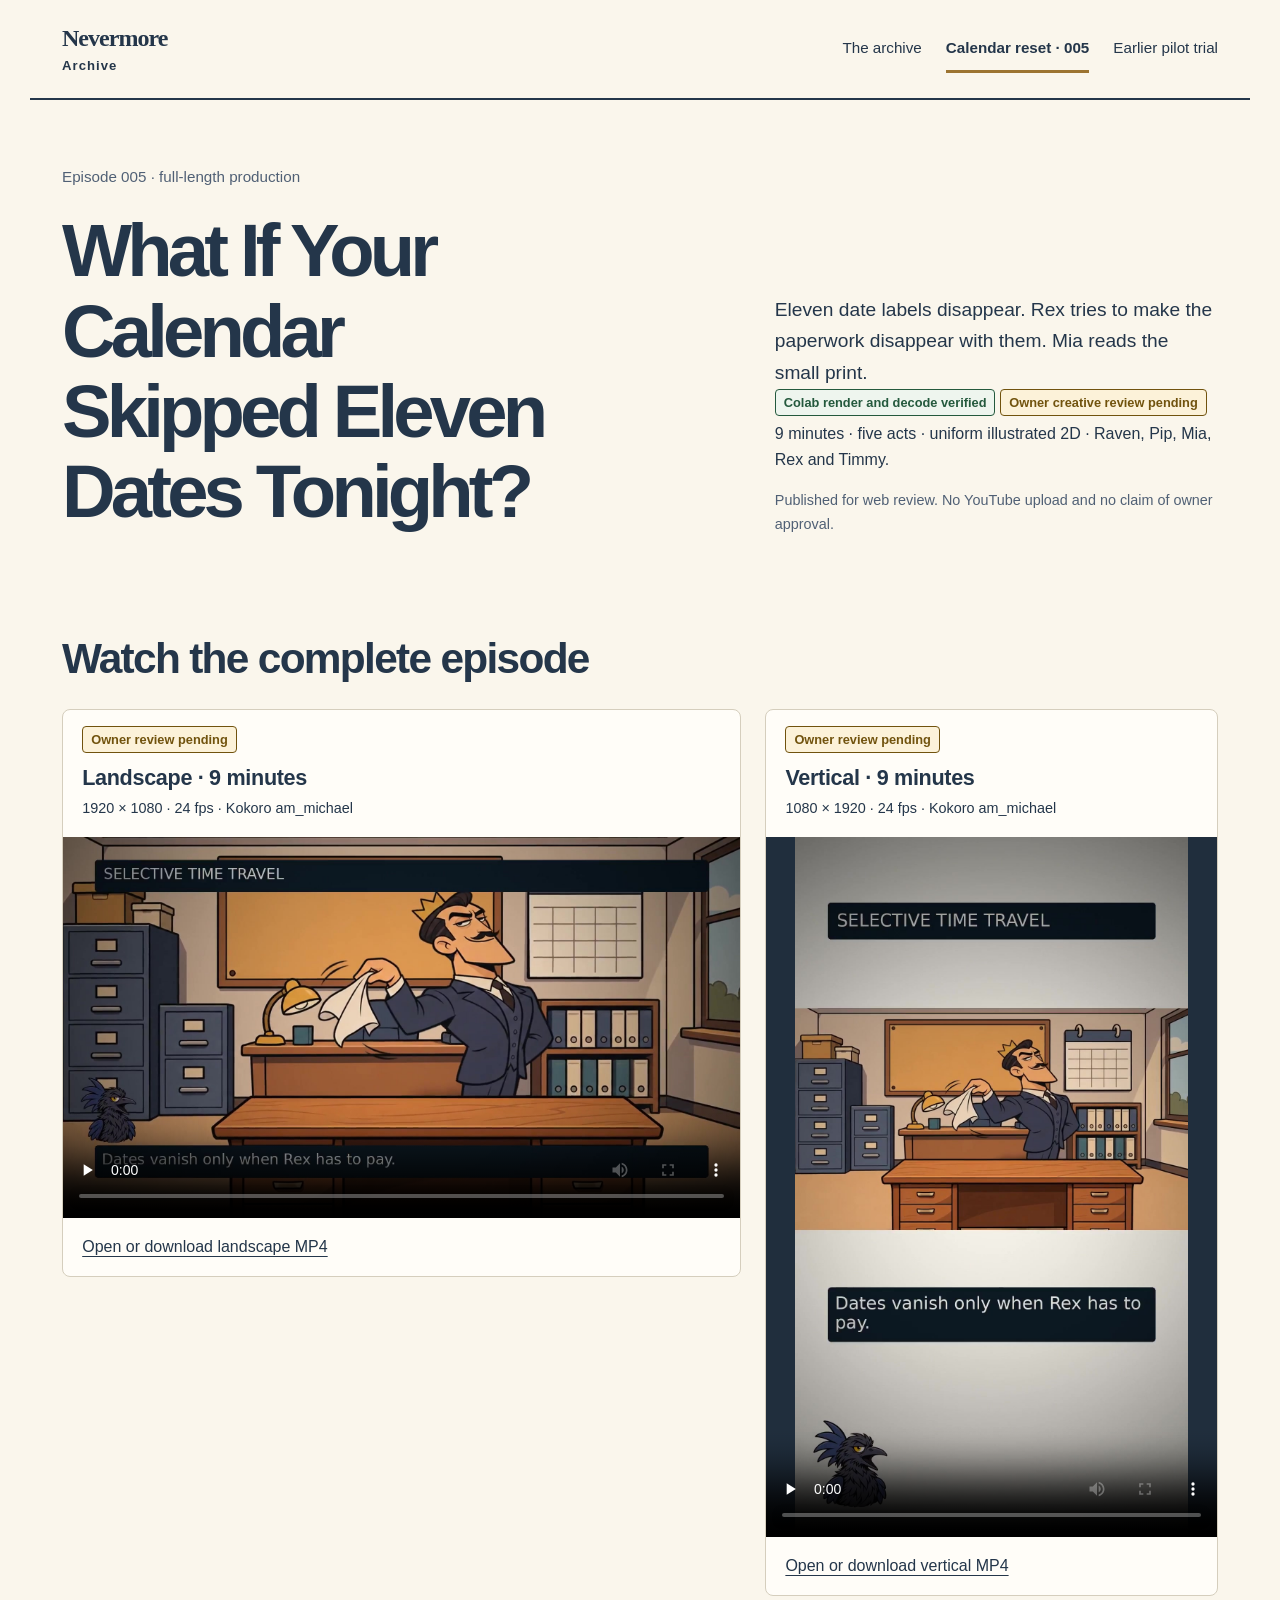
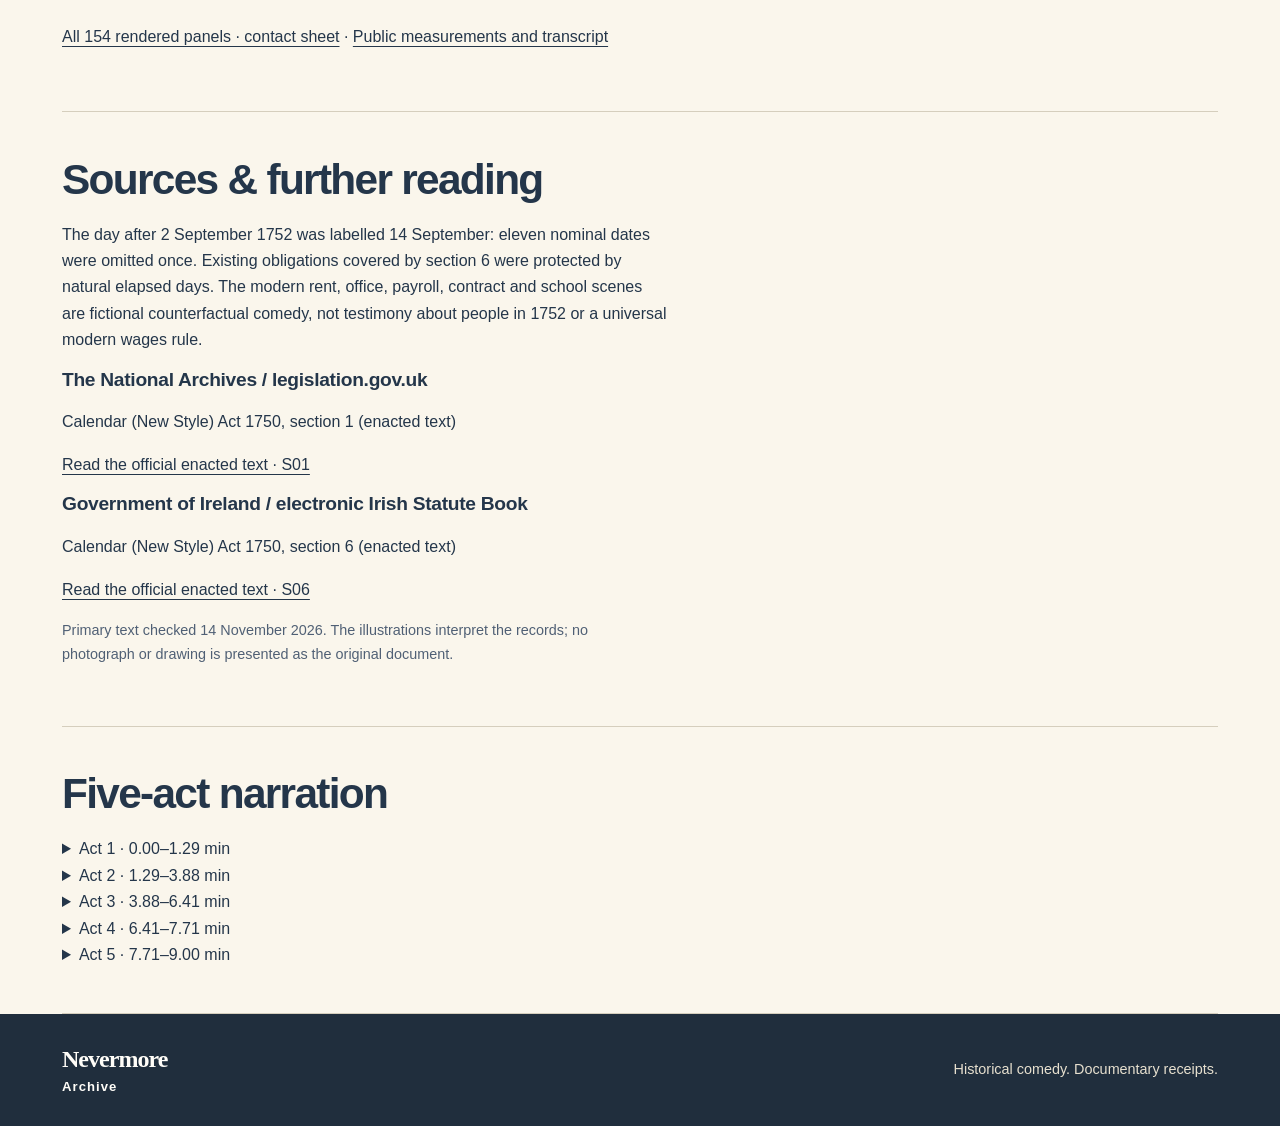
<file: episode-005.html>
<!doctype html>
<html lang="en"><head><meta charset="utf-8"><meta name="viewport" content="width=device-width, initial-scale=1"><meta name="description" content="Calendar reset: a full illustrated historical comedy, with the enacted sources behind Britain's eleven omitted date labels in 1752."><title>What If Your Calendar Skipped Eleven Dates Tonight? · Nevermore Archive</title><link rel="stylesheet" href="styles.css"></head>
<body><a class="skip-link" href="#main">Skip to content</a><header class="site-header"><a class="wordmark" href="index.html">Nevermore <span>Archive</span></a><nav aria-label="Main navigation"><a href="index.html">The archive</a><a href="episode-005.html" aria-current="page">Calendar reset · 005</a><a href="episode-001.html">Earlier pilot trial</a></nav></header>
<main id="main"><section class="source-intro"><div><p class="intro">Episode 005 · full-length production</p><h1>What If Your Calendar Skipped Eleven Dates Tonight?</h1></div><div><p class="source-deck">Eleven date labels disappear. Rex tries to make the paperwork disappear with them. Mia reads the small print.</p><span class="state state-verified">Colab render and decode verified</span><span class="state state-draft">Owner creative review pending</span><p>9 minutes · five acts · uniform illustrated 2D · Raven, Pip, Mia, Rex and Timmy.</p><p class="quiet">Published for web review. No YouTube upload and no claim of owner approval.</p></div></section>
<section id="watch" class="production-progress"><h2>Watch the complete episode</h2><div class="film-grid"><article class="film-card film-landscape"><header><span class="state state-draft">Owner review pending</span><h3>Landscape · 9 minutes</h3><p>1920 × 1080 · 24 fps · Kokoro am_michael</p></header><video controls playsinline preload="none" poster="advances/calendar-reset-005/landscape-poster.jpg?v=a64c0f2f4352" aria-label="Calendar reset, landscape, full episode"><source src="advances/calendar-reset-005/landscape.mp4?v=189461a9c666" type="video/mp4">Use the MP4 link below.</video><p><a href="advances/calendar-reset-005/landscape.mp4?v=189461a9c666">Open or download landscape MP4</a></p></article><article class="film-card film-vertical"><header><span class="state state-draft">Owner review pending</span><h3>Vertical · 9 minutes</h3><p>1080 × 1920 · 24 fps · Kokoro am_michael</p></header><video controls playsinline preload="none" poster="advances/calendar-reset-005/vertical-poster.jpg?v=95a59ecd5f35" aria-label="Calendar reset, vertical, full episode"><source src="advances/calendar-reset-005/vertical.mp4?v=f0bb7453f4fb" type="video/mp4">Use the MP4 link below.</video><p><a href="advances/calendar-reset-005/vertical.mp4?v=f0bb7453f4fb">Open or download vertical MP4</a></p></article></div><p><a href="advances/calendar-reset-005/contact-sheet.jpg">All 154 rendered panels · contact sheet</a> · <a href="episode-005.json">Public measurements and transcript</a></p></section>
<section id="sources" class="production-progress"><h2>Sources &amp; further reading</h2><p>The day after 2 September 1752 was labelled 14 September: eleven nominal dates were omitted once. Existing obligations covered by section 6 were protected by natural elapsed days. The modern rent, office, payroll, contract and school scenes are fictional counterfactual comedy, not testimony about people in 1752 or a universal modern wages rule.</p><article id="source-S01"><h3>The National Archives / legislation.gov.uk</h3><p>Calendar (New Style) Act 1750, section 1 (enacted text)</p><p><a href="https://www.legislation.gov.uk/apgb/Geo2/24/23/section/1.">Read the official enacted text · S01</a></p></article><article id="source-S06"><h3>Government of Ireland / electronic Irish Statute Book</h3><p>Calendar (New Style) Act 1750, section 6 (enacted text)</p><p><a href="https://www.irishstatutebook.ie/eli/1750/act/23/section/6/enacted/en/html">Read the official enacted text · S06</a></p></article><p class="quiet">Primary text checked 14 November 2026. The illustrations interpret the records; no photograph or drawing is presented as the original document.</p></section>
<section id="transcript" class="production-progress"><h2>Five-act narration</h2><details><summary>Act 1 · 0.00–1.29 min</summary><p>What if payday lost eleven dates?</p><p>Imagine our office importing Britain&#x27;s calendar reset.</p><p>Pip opens his planner. Brace for small disappointments.</p><p>Yesterday: September second. Today: the fourteenth.</p><p>Eleven labels gone. Just one normal night&#x27;s sleep.</p><p>Rex arrives. He smells a chance for profit.</p><p>If those dates disappeared, surely Pip&#x27;s wages disappeared too?</p><p>He hands over the check, all bedside charm.</p><p>The paycheck is now fun-sized.</p><p>Dates vanish only when Rex has to pay.</p><p>When he&#x27;s collecting rent, the very same calendar accelerates.</p><p>The fourteenth has arrived. Rex would like cash now.</p><p>Pip&#x27;s pockets: three coins and some old lint.</p><p>Rex takes the coins. Despair needs a deposit.</p><p>Mia watches. Her face starts to look dangerous.</p><p>Britain, seventeen fifty-two: eleven date labels omitted.</p><p>Rex counters that company policy outranks reading the statute.</p><p>He attaches another late fee to Pip&#x27;s delivery crate.</p><p>The crate had time left. Rex deletes that.</p><p>Timmy spots the flaw every respectable apprentice would exploit.</p><p>Dates gone? Timmy thinks school should vanish too.</p><p>Mia opens the law. It seems Rex-proof.</p></details><details><summary>Act 2 · 1.29–3.88 min</summary><p>Timmy approaches the exit with the confidence of graduation.</p><p>Rex catches his collar before the ceremony can begin.</p><p>Time travel: yet one more perk for management.</p><p>Timmy gets a broom and eleven fake shifts.</p><p>Forced back to work, he improves the boss&#x27;s system.</p><p>If date labels are optional, why preserve next week?</p><p>His sponge sends the calendar straight toward Halloween.</p><p>Rex likes this. Pip gets an October bill.</p><p>The stapler drops. His brain still files this.</p><p>Rex also announces that lunch occurred on deleted time.</p><p>Pip has apparently eaten retrospectively.</p><p>He rushes the freight cart, desperate to avoid another fee.</p><p>Timmy&#x27;s sponge trail introduces the cart to sideways movement.</p><p>The boxes discover gravity directly above Pip&#x27;s left boot.</p><p>Pip hops. History hurts right here and now.</p><p>Rex steps over him to record the resulting delay.</p><p>Rex saves cash by making other people panic.</p><p>Timmy does a dead-on copy of the boss.</p><p>Rex turns. The copy learns to stand straight.</p><p>Another fee. Rex thinks flattery ought to pay.</p><p>Timmy objects: how can anyone owe a nonexistent week?</p><p>Rex taps his watch, which provides no useful testimony.</p><p>Mia reads the law behind this whole mess.</p><p>She finds a clause that looks suspiciously Rex-shaped.</p><p>Rex sees her grin and claims the book.</p><p>Mia keeps her place. The book is not surrendering.</p><p>First, she asks Rex to explain his logic.</p><p>He claims Parliament erased eleven actual days.</p><p>So, he thinks, the firm can erase debts.</p><p>Pip looks up, hoping Mia has brought better mathematics.</p><p>Timmy leans on his broom. What about him?</p><p>Rex stamps the new policy with entirely unearned authority.</p><p>The ink hits his cuff. Even stationery has objections.</p><p>He points Pip toward the remaining mountain of boxes.</p><p>Pip tries lifting one. The deadline grows heavier somehow.</p><p>Mia steps between the worker and the boss&#x27;s revelation.</p><p>Did the sun, she asks, skip eleven sunrises overnight?</p><p>Rex consults the uncooperative window.</p><p>Moving paper cannot fast-forward the planet or this afternoon.</p><p>Rex thinks the stars should serve his pay clerk.</p><p>Mia opens section one of the actual calendar statute.</p><p>Parliament changed date labels. It did not remove lived time.</p><p>September second. Next day, the fourteenth.</p><p>She turns to section six. Here comes the expensive part.</p></details><details><summary>Act 3 · 3.88–6.41 min</summary><p>The year&#x27;s new beginning? January first.</p><p>Eleven dates omitted. Once, that September.</p><p>Time went on. The hourglass got no promotion.</p><p>Rex insists the numbers still justify his early demands.</p><p>That is precisely the sort of problem section six addressed.</p><p>Those existing rent and payment terms kept natural time.</p><p>Their deadlines ran as if nothing changed.</p><p>Existing lease terms did not shrink with the printed calendar.</p><p>The red pen stops negotiating.</p><p>Pip&#x27;s wallet finally receives some encouraging news from history.</p><p>Listed ages and service terms kept natural time.</p><p>Rex can&#x27;t make extra work from erased labels.</p><p>Timmy asks whether this rescues his attempted school holiday.</p><p>In our fake office, Mia uses common sense.</p><p>School still exists. A tragedy.</p><p>Rex claims offices like his get special treatment.</p><p>Mia asks whose rulebook started this mess.</p><p>You can&#x27;t take skipped dates and ditch safeguards.</p><p>His forehead begins calculating the cost of that observation.</p><p>Mia collects the fees Rex dreamed up from dates.</p><p>The clock ticks on, without asking the board.</p><p>Pip approaches with the reduced paycheck and the injured boot.</p><p>If no working time vanished, where did his money go?</p><p>Rex discovers the floor&#x27;s fascinating grain.</p><p>Mia points back to the protection of existing obligations.</p><p>The agreed delivery date did not jump forward.</p><p>Down goes the crate. Pip&#x27;s boot welcomes this.</p><p>Next: Rex&#x27;s October bill. Timmy&#x27;s sponge aged badly.</p><p>Protected rent doesn&#x27;t speed up with new labels.</p><p>Mia tears the fake bill. Proof turns festive.</p><p>Rex tries saving the scraps before they reach his inkwell.</p><p>His elbow starts an audit of liquid assets.</p><p>The ink audits every column of his calendar deductions.</p><p>Timmy likes books that look like real life.</p><p>Rex reaches for the blotter and meets the forgotten sponge.</p><p>He lands in the chair. The boss goes mobile.</p><p>The chair spins past Pip. A boss on wheels.</p><p>Pip takes his coins back from Rex&#x27;s tour.</p><p>Rex hits the calendar. It declines to meet.</p><p>Halloween becomes a management hat.</p><p>Pip grabs the lunch Rex stole through dates.</p><p>The recovered sandwich tastes strongly of surviving one&#x27;s supervisor.</p><p>Mia brings a check. Rex supplies his name.</p><p>The hat lends the scene one last scrap of grace.</p></details><details><summary>Act 4 · 6.41–7.71 min</summary><p>His disappearing-payday scheme ends with a very real check.</p><p>Off comes the hat. The crowd stays. Bad luck.</p><p>He flees to save what pride he has left.</p><p>The door refuses a dramatic exit.</p><p>Rex sets the clock. Who says he lacks power?</p><p>The spring answers by resigning from its position immediately.</p><p>Mia puts the real dates back in place.</p><p>The labels skip; the people never skipped living between sunsets.</p><p>Pip mends his boot. Jargon won&#x27;t help here.</p><p>Back to sums, Timmy has cause for doubt.</p><p>He wonders whether skipped labels could at least accelerate adulthood.</p><p>Those listed legal ages still used natural days.</p><p>He celebrates another doomed shortcut by balancing the broom.</p><p>Mia catches it before Pip needs a second protective boot.</p><p>The delivery cart is loaded at an ordinary human pace.</p><p>No fake due date should launch those crates.</p><p>Rex peeks through blinds. Has sane work failed?</p><p>His broken clock remains impressively consistent.</p><p>Time goes on. The clock has quit its job.</p><p>Rex realizes he cannot fire the rotation of Earth.</p><p>He opens a clean ledger and restores the actual deadlines.</p><p>The books track time. They don&#x27;t try to fake it.</p></details><details><summary>Act 5 · 7.71–9.00 min</summary><p>Next day, Pip owes no extra month&#x27;s rent.</p><p>Rex brings a new clock, not a new scheme.</p><p>He hangs it beside the calendar, allowing both to coexist.</p><p>Pip pays the agreed rent when it is actually due.</p><p>Rex signs the receipt. The stamp remains under supervision.</p><p>Timmy gives Mia his sums. No dates erased.</p><p>She adds a star. Apparently actual work still counts.</p><p>Pip signs for the goods on the due date.</p><p>No lived days vanished, in law or our farce.</p><p>Listed terms kept natural time; only labels changed.</p><p>Wages, deadlines, sanity. The office gets them back.</p><p>Of course, Rex still searches for discounts inside the calendar.</p><p>He notices the historical change to New Year&#x27;s beginning.</p><p>Two New Years. Surely that means two fees?</p><p>Mia clears her throat. History has retained legal counsel.</p><p>Rex closes the planner. Innocently.</p><p>Pip locks up the check before Rex thinks again.</p><p>Timmy sweeps up the dust from the calendar revolution.</p><p>The new clock ticks through an entirely ordinary afternoon.</p><p>Labels change. Your life is not a spare page.</p><p>Try erasing payday again, Rex. We kept the paperwork.</p><p>Labels jump. Greed stays punctual.</p></details></section></main><footer class="site-footer"><a class="wordmark" href="index.html">Nevermore <span>Archive</span></a><p>Historical comedy. Documentary receipts.</p></footer></body></html>
</file>
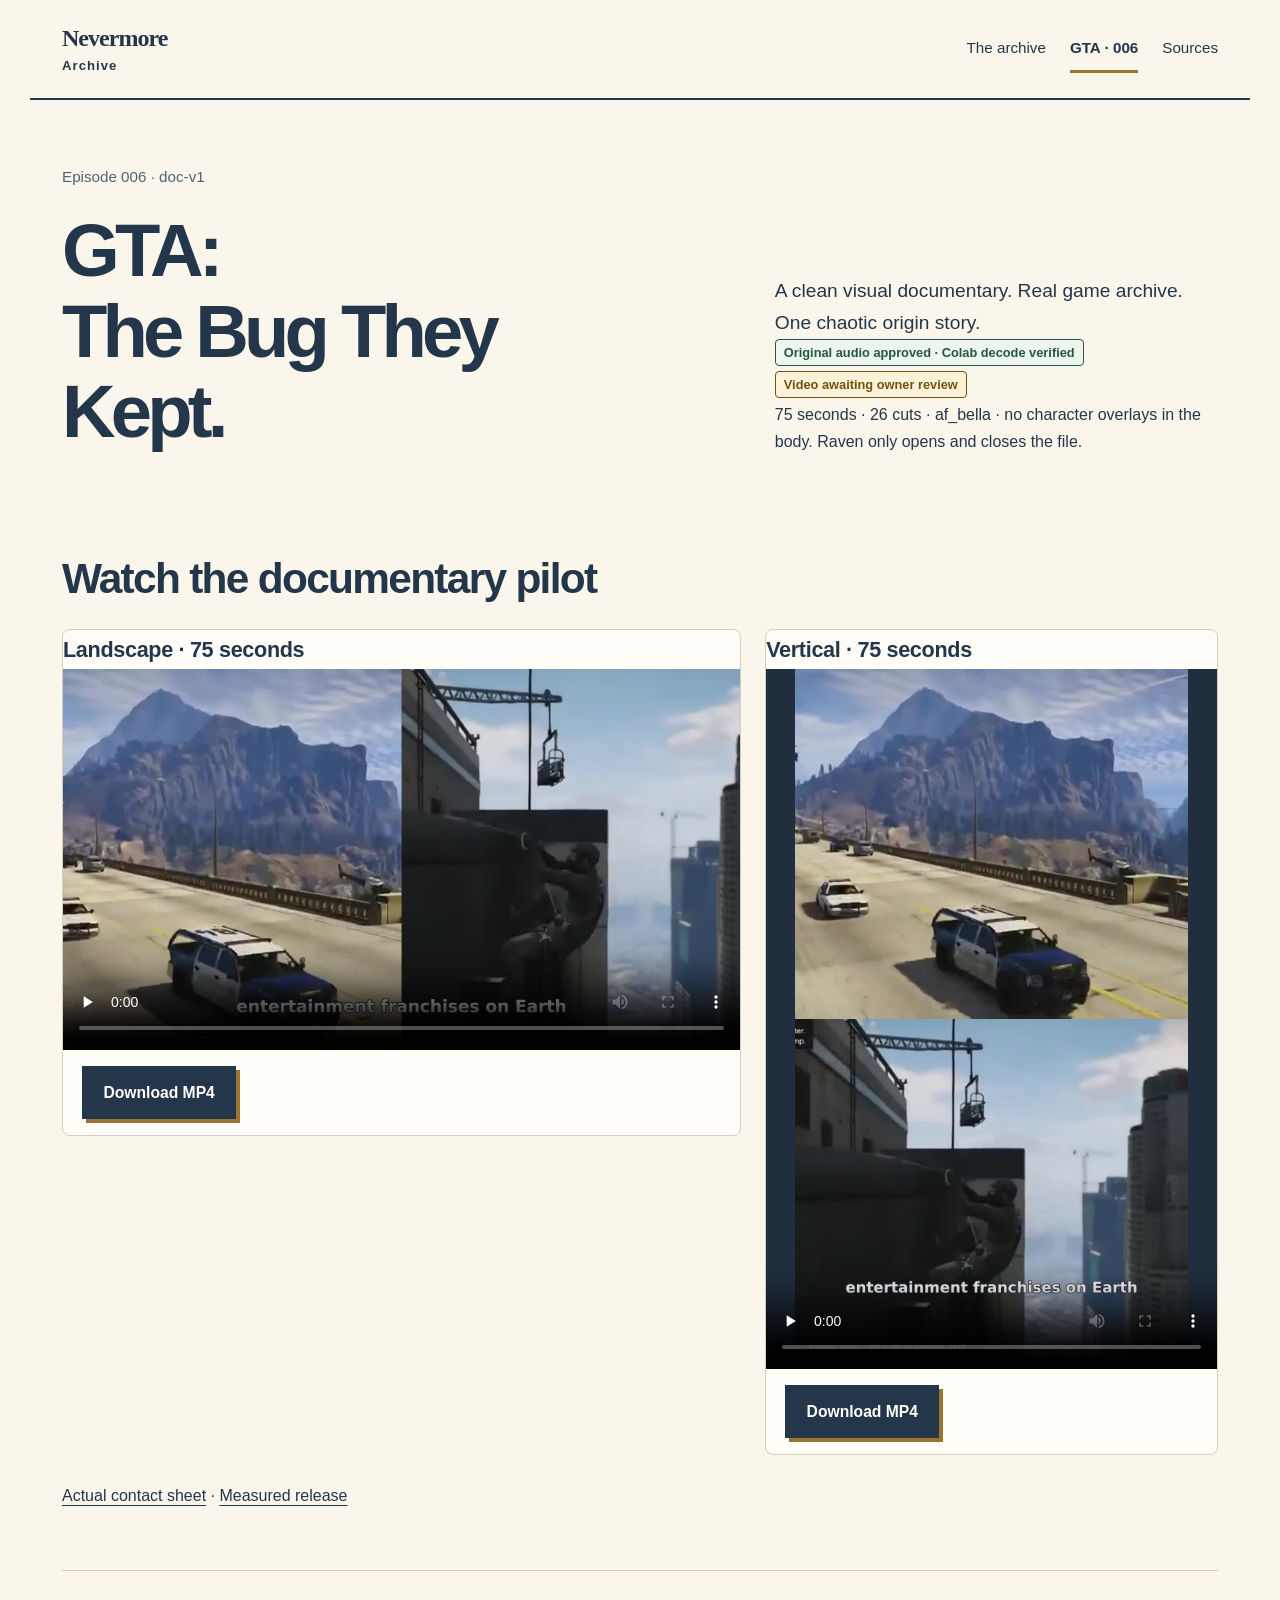
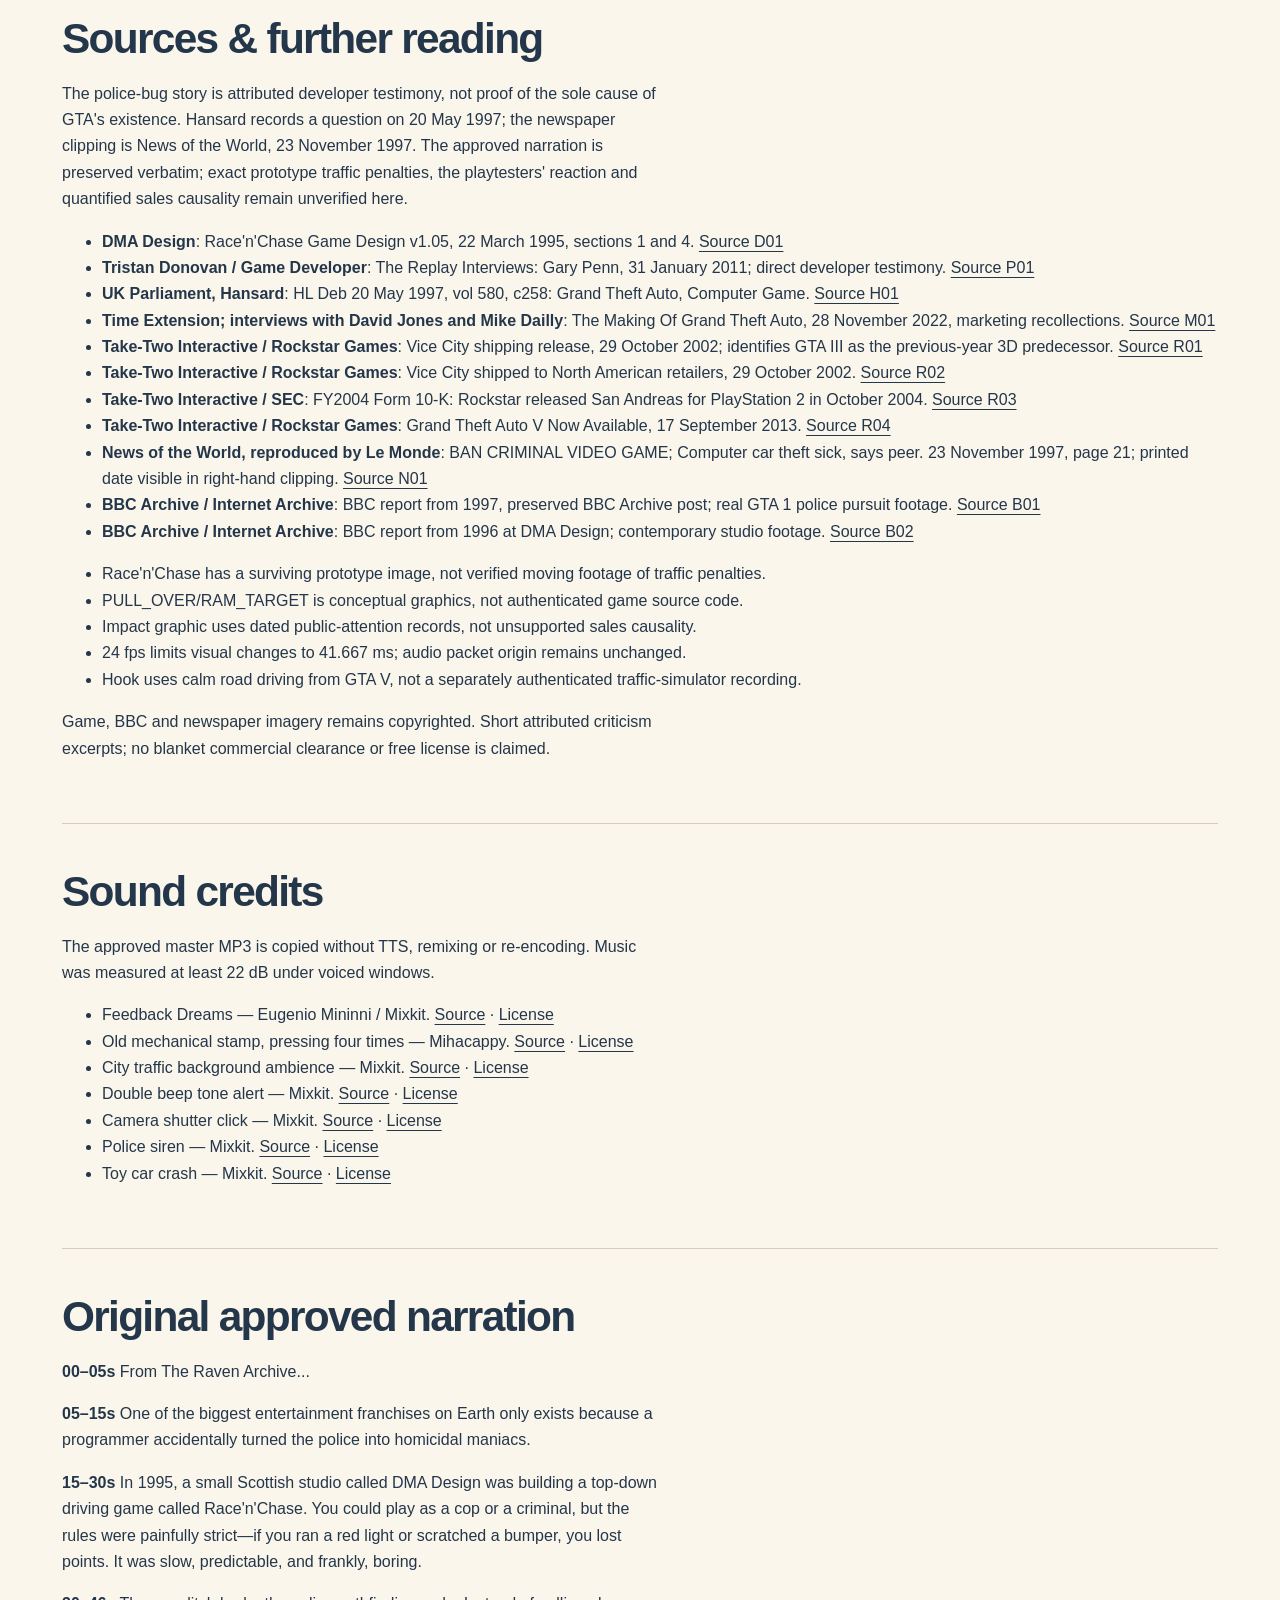
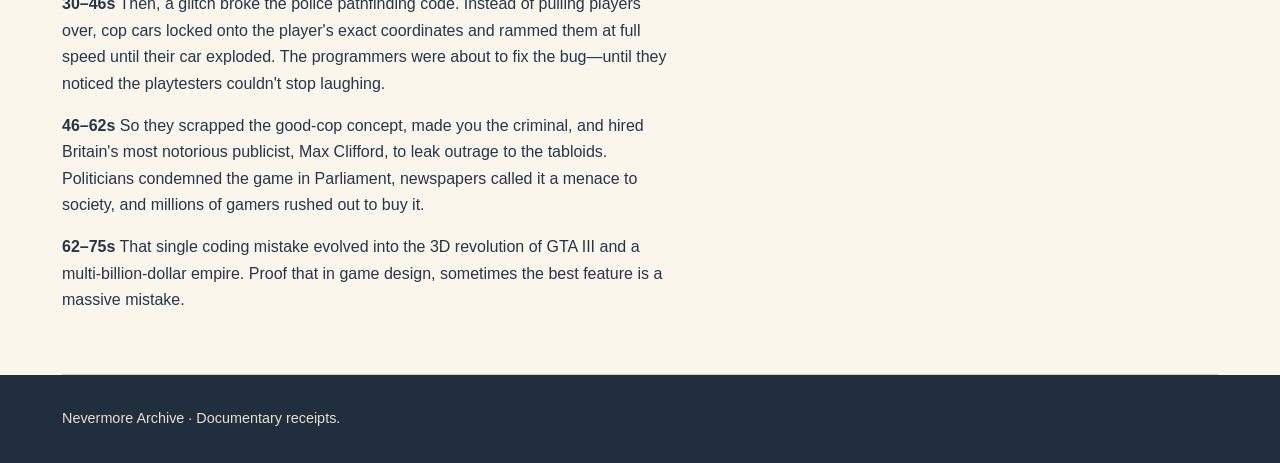
<file: episode-006.html>
<!doctype html><html lang="en"><head><meta charset="utf-8"><meta name="viewport" content="width=device-width,initial-scale=1"><title>GTA · Documentary Pilot · Nevermore Archive</title><meta name="description" content="The 75-second documentary pilot with original approved narration, real game archive and historical sources."><link rel="stylesheet" href="styles.css"></head><body>
<a class="skip-link" href="#main">Skip to content</a><header class="site-header"><a class="wordmark" href="index.html">Nevermore <span>Archive</span></a><nav aria-label="Main navigation"><a href="index.html">The archive</a><a href="episode-006.html" aria-current="page">GTA · 006</a><a href="#sources">Sources</a></nav></header><main id="main"><section class="source-intro"><div><p class="intro">Episode 006 · doc-v1</p><h1>GTA:<br>The Bug They Kept.</h1></div><div><p class="source-deck">A clean visual documentary. Real game archive. One chaotic origin story.</p><span class="state state-verified">Original audio approved · Colab decode verified</span><span class="state state-draft">Video awaiting owner review</span><p>75 seconds · 26 cuts · af_bella · no character overlays in the body. Raven only opens and closes the file.</p></div></section>
<section id="watch" class="production-progress"><h2>Watch the documentary pilot</h2><div class="film-grid"><article class="film-card film-landscape"><h3>Landscape · 75 seconds</h3><video controls playsinline preload="none" poster="advances/gta-006-clean/landscape-poster.jpg"><source src="advances/gta-006-clean/landscape.mp4?v=d7a7100ae597" type="video/mp4"></video><p><a class="button" download href="advances/gta-006-clean/landscape.mp4">Download MP4</a></p></article><article class="film-card film-vertical"><h3>Vertical · 75 seconds</h3><video controls playsinline preload="none" poster="advances/gta-006-clean/vertical-poster.jpg"><source src="advances/gta-006-clean/vertical.mp4?v=70a8c8cd3468" type="video/mp4"></video><p><a class="button" download href="advances/gta-006-clean/vertical.mp4">Download MP4</a></p></article></div><p><a href="advances/gta-006-clean/contact-sheet.jpg">Actual contact sheet</a> · <a href="episode-006.json">Measured release</a></p></section>
<section id="sources" class="production-progress"><h2>Sources &amp; further reading</h2><p>The police-bug story is attributed developer testimony, not proof of the sole cause of GTA's existence. Hansard records a question on 20 May 1997; the newspaper clipping is News of the World, 23 November 1997. The approved narration is preserved verbatim; exact prototype traffic penalties, the playtesters' reaction and quantified sales causality remain unverified here.</p><ul><li><strong>DMA Design</strong>: Race&#x27;n&#x27;Chase Game Design v1.05, 22 March 1995, sections 1 and 4. <a href="https://www.gamedevs.org/uploads/grand-theft-auto.pdf">Source D01</a></li><li><strong>Tristan Donovan / Game Developer</strong>: The Replay Interviews: Gary Penn, 31 January 2011; direct developer testimony. <a href="https://www.gamedeveloper.com/design/the-replay-interviews-gary-penn">Source P01</a></li><li><strong>UK Parliament, Hansard</strong>: HL Deb 20 May 1997, vol 580, c258: Grand Theft Auto, Computer Game. <a href="https://api.parliament.uk/historic-hansard/lords/1997/may/20/grand-theft-auto-computer-game">Source H01</a></li><li><strong>Time Extension; interviews with David Jones and Mike Dailly</strong>: The Making Of Grand Theft Auto, 28 November 2022, marketing recollections. <a href="https://www.timeextension.com/features/the-making-of-grand-theft-auto-the-start-of-the-370-million-selling-gta-franchise">Source M01</a></li><li><strong>Take-Two Interactive / Rockstar Games</strong>: Vice City shipping release, 29 October 2002; identifies GTA III as the previous-year 3D predecessor. <a href="https://ir.take2games.com/static-files/63b50ea9-bc60-4cc8-9cb6-1b7a3718507b">Source R01</a></li><li><strong>Take-Two Interactive / Rockstar Games</strong>: Vice City shipped to North American retailers, 29 October 2002. <a href="https://ir.take2games.com/static-files/63b50ea9-bc60-4cc8-9cb6-1b7a3718507b">Source R02</a></li><li><strong>Take-Two Interactive / SEC</strong>: FY2004 Form 10-K: Rockstar released San Andreas for PlayStation 2 in October 2004. <a href="https://www.sec.gov/Archives/edgar/data/946581/000112528204006450/b401856_10k.htm">Source R03</a></li><li><strong>Take-Two Interactive / Rockstar Games</strong>: Grand Theft Auto V Now Available, 17 September 2013. <a href="https://ir.take2games.com/static-files/dd93d264-3d54-404a-ab30-bc6c0fa07ed2">Source R04</a></li><li><strong>News of the World, reproduced by Le Monde</strong>: BAN CRIMINAL VIDEO GAME; Computer car theft sick, says peer. 23 November 1997, page 21; printed date visible in right-hand clipping. <a href="https://www.lemonde.fr/series-d-ete/article/2024/08/13/mettre-en-avant-le-caractere-violent-et-amoral-de-son-jeu-pour-qu-il-devienne-populaire-la-strategie-gta_6279872_3451060.html">Source N01</a></li><li><strong>BBC Archive / Internet Archive</strong>: BBC report from 1997, preserved BBC Archive post; real GTA 1 police pursuit footage. <a href="https://archive.org/details/twitter-808317481563484161">Source B01</a></li><li><strong>BBC Archive / Internet Archive</strong>: BBC report from 1996 at DMA Design; contemporary studio footage. <a href="https://archive.org/details/twitter-732170616883707906">Source B02</a></li></ul><ul><li>Race&#x27;n&#x27;Chase has a surviving prototype image, not verified moving footage of traffic penalties.</li><li>PULL_OVER/RAM_TARGET is conceptual graphics, not authenticated game source code.</li><li>Impact graphic uses dated public-attention records, not unsupported sales causality.</li><li>24 fps limits visual changes to 41.667 ms; audio packet origin remains unchanged.</li><li>Hook uses calm road driving from GTA V, not a separately authenticated traffic-simulator recording.</li></ul><p>Game, BBC and newspaper imagery remains copyrighted. Short attributed criticism excerpts; no blanket commercial clearance or free license is claimed.</p></section>
<section id="sound" class="production-progress"><h2>Sound credits</h2><p>The approved master MP3 is copied without TTS, remixing or re-encoding. Music was measured at least 22 dB under voiced windows.</p><ul><li>Feedback Dreams — Eugenio Mininni / Mixkit. <a href="https://mixkit.co/free-stock-music/tag/documentary/">Source</a> · <a href="https://mixkit.co/license/modal/musicFree/">License</a></li><li>Old mechanical stamp, pressing four times — Mihacappy. <a href="https://freesound.org/people/Mihacappy/sounds/814248/">Source</a> · <a href="https://creativecommons.org/publicdomain/zero/1.0/">License</a></li><li>City traffic background ambience — Mixkit. <a href="https://mixkit.co/free-sound-effects/traffic/">Source</a> · <a href="https://mixkit.co/license/modal/sfxFree/">License</a></li><li>Double beep tone alert — Mixkit. <a href="https://mixkit.co/free-sound-effects/alerts/">Source</a> · <a href="https://mixkit.co/license/modal/sfxFree/">License</a></li><li>Camera shutter click — Mixkit. <a href="https://mixkit.co/free-sound-effects/camera/">Source</a> · <a href="https://mixkit.co/license/modal/sfxFree/">License</a></li><li>Police siren — Mixkit. <a href="https://mixkit.co/free-sound-effects/siren/">Source</a> · <a href="https://mixkit.co/license/modal/sfxFree/">License</a></li><li>Toy car crash — Mixkit. <a href="https://mixkit.co/free-sound-effects/car/">Source</a> · <a href="https://mixkit.co/license/modal/sfxFree/">License</a></li></ul></section><section id="transcript" class="production-progress"><h2>Original approved narration</h2><p><strong>00–05s</strong> From The Raven Archive...</p><p><strong>05–15s</strong> One of the biggest entertainment franchises on Earth only exists because a programmer accidentally turned the police into homicidal maniacs.</p><p><strong>15–30s</strong> In 1995, a small Scottish studio called DMA Design was building a top-down driving game called Race&#x27;n&#x27;Chase. You could play as a cop or a criminal, but the rules were painfully strict—if you ran a red light or scratched a bumper, you lost points. It was slow, predictable, and frankly, boring.</p><p><strong>30–46s</strong> Then, a glitch broke the police pathfinding code. Instead of pulling players over, cop cars locked onto the player&#x27;s exact coordinates and rammed them at full speed until their car exploded. The programmers were about to fix the bug—until they noticed the playtesters couldn&#x27;t stop laughing.</p><p><strong>46–62s</strong> So they scrapped the good-cop concept, made you the criminal, and hired Britain&#x27;s most notorious publicist, Max Clifford, to leak outrage to the tabloids. Politicians condemned the game in Parliament, newspapers called it a menace to society, and millions of gamers rushed out to buy it.</p><p><strong>62–75s</strong> That single coding mistake evolved into the 3D revolution of GTA III and a multi-billion-dollar empire. Proof that in game design, sometimes the best feature is a massive mistake.</p></section></main><footer class="site-footer"><p>Nevermore Archive · Documentary receipts.</p></footer></body></html>
</file>
<file: styles.css>
:root {
  --slate: #202e3d;
  --ink: #24364a;
  --gold: #9c7431;
  --paper: #faf6ec;
  --white: #fffdf8;
  --muted: #506075;
  --line: #d5cebd;
  --body: "Segoe UI", "Trebuchet MS", Arial, sans-serif;
  --display: "Trebuchet MS", "Arial Black", Arial, sans-serif;
}
* { box-sizing: border-box; }
html { scroll-behavior: smooth; scroll-padding-top: 1.5rem; }
body { margin: 0; background: var(--paper); color: var(--ink); font-family: var(--body); line-height: 1.65; }
img { display: block; max-width: 100%; height: auto; }
a { color: inherit; text-underline-offset: .22em; text-decoration-thickness: 1px; }
a:hover { text-decoration-thickness: 2px; }
a:focus-visible { outline: 3px solid var(--gold); outline-offset: 5px; border-radius: 2px; }
h1,h2,h3,p,figure { margin-top: 0; }
h1,h2,h3 { line-height: 1.08; }
h1 { font-family: var(--display); font-size: clamp(3.2rem,7.1vw,6.4rem); letter-spacing: -.065em; font-weight: 900; }
h2 { font-size: clamp(1.8rem,3.5vw,2.65rem); letter-spacing: -.04em; }
h3 { font-size: 1.2rem; letter-spacing: -.015em; }
p { max-width: 68ch; }
.skip-link { position: absolute; z-index: 5; left: 1rem; top: -6rem; background: var(--white); color: var(--ink); padding: .7rem 1rem; }
.skip-link:focus { top: .8rem; }
.site-header { min-height: 100px; max-width: 1220px; padding: 1.3rem 2rem; margin: auto; display: flex; justify-content: space-between; align-items: center; gap: 1rem 2rem; border-bottom: 2px solid var(--ink); }
.wordmark { text-decoration: none; font-family: Georgia, "Times New Roman", serif; font-weight: 700; font-size: 1.5rem; letter-spacing: -.04em; line-height: 1.15; }
.wordmark span { display: block; font-family: var(--body); font-size: .82rem; letter-spacing: .08em; font-weight: 600; margin-top: .35rem; }
.site-header nav { display: flex; flex-wrap: wrap; gap: .5rem 1.5rem; align-items: center; font-size: .95rem; }
.site-header nav a { padding: .6rem 0; text-decoration: none; border-bottom: 3px solid transparent; }
.site-header nav a[aria-current] { border-color: var(--gold); font-weight: 700; }
main { max-width: 1220px; margin: auto; padding: 0 2rem; }
.hero { display: grid; grid-template-columns: 1fr 1.05fr; gap: 2.6rem; align-items: center; padding: 4rem 0 4.5rem; }
.intro { font-size: .95rem; max-width: 31ch; margin-bottom: 1.4rem; color: var(--muted); }
.hero h1 { margin-bottom: 1.7rem; }
.hero-description { font-size: 1.15rem; max-width: 34ch; margin-bottom: 2rem; }
.button { display: inline-block; background: var(--ink); color: var(--white); padding: .85rem 1.2rem; border: 2px solid var(--ink); font-size: .98rem; font-weight: 650; line-height: 1.4; text-decoration: none; box-shadow: 4px 4px 0 var(--gold); }
.button:hover { background: var(--slate); text-decoration: underline; }
.archivist-panel { position: relative; margin: 1.8rem 0 0; background: var(--slate); color: var(--white); border: 3px solid var(--ink); box-shadow: 9px 9px 0 var(--gold); }
.archivist-panel img { width: 100%; min-height: 290px; aspect-ratio: 1.22; object-fit: contain; object-position: center; padding: 1rem .3rem 0; }
.speech { position: absolute; z-index: 1; top: -1.8rem; right: .9rem; margin: 0; padding: .6rem 1rem; background: var(--white); color: var(--ink); border: 2px solid var(--ink); font-family: Georgia, serif; font-size: clamp(1.1rem,2vw,1.5rem); font-weight: 700; transform: rotate(3deg); }
.speech::after { content: ""; position: absolute; bottom: -13px; left: 22px; width: 14px; height: 14px; background: var(--white); border-right: 2px solid var(--ink); border-bottom: 2px solid var(--ink); transform: skewY(25deg); }
.archivist-panel figcaption { padding: 1.15rem 1.2rem 1.25rem; border-top: 1px solid #6a6d69; }
.archivist-panel figcaption strong { display: block; font-size: 1.2rem; }
.archivist-panel figcaption span { display: block; font-size: .88rem; color: #e7e0cf; margin-top: .25rem; }
.episode-feature { display: grid; grid-template-columns: auto 1fr; column-gap: 2rem; padding: 2.8rem 0; border-top: 3px solid var(--ink); border-bottom: 1px solid var(--line); }
.episode-number { grid-row: span 2; font-family: var(--display); font-size: 5.3rem; font-weight: 900; color: var(--gold); line-height: 1; letter-spacing: -.08em; padding-right: 1rem; }
.section-note { font-size: .9rem; font-weight: 650; margin-bottom: .8rem; }
.episode-copy h2 { margin-bottom: 1rem; }
.episode-copy p { margin-bottom: .7rem; }
.quiet { font-size: .9rem; color: var(--muted); }
.text-link { font-weight: 700; }
.episode-feature>.text-link { grid-column: 2; justify-self: start; margin-top: .6rem; }
.archive-method { padding: 4rem 0 4.5rem; }
.archive-method>h2 { max-width: 28ch; margin-bottom: 2.6rem; }
.method-columns { display: grid; grid-template-columns: repeat(3,1fr); gap: 2rem; }
.method-columns>div { border-top: 3px solid var(--gold); padding-top: 1.2rem; }
.method-columns p { font-size: .97rem; margin-bottom: 0; }
.site-footer { background: var(--slate); color: var(--white); padding: 2rem max(2rem,calc((100vw - 1156px)/2)); display: flex; justify-content: space-between; align-items: center; flex-wrap: wrap; gap: 1.5rem 2rem; }
.site-footer p { margin: 0; font-size: .9rem; color: #e7e0cf; }
.site-footer>a:last-child { font-size: .9rem; }
.source-intro { padding: 4rem 0 2.5rem; display: grid; grid-template-columns: 1.5fr 1fr; gap: 3rem; align-items: end; }
.source-intro h1 { font-size: clamp(2.9rem,5.8vw,5rem); max-width: 12ch; margin-bottom: 1.2rem; }
.source-deck { font-size: 1.2rem; margin-bottom: 0; }
.evidence-note { padding: 1.5rem; background: var(--white); border-left: 5px solid var(--gold); }
.evidence-note>strong { display: block; font-size: 1.1rem; margin-bottom: .65rem; }
.evidence-note p { font-size: .97rem; margin-bottom: .8rem; }
.evidence-note p:last-child { margin-bottom: 0; }
.evidence-note .quiet { font-size: .85rem; }
.contents { padding: 1rem 0; border-top: 2px solid var(--ink); border-bottom: 1px solid var(--line); display: flex; flex-wrap: wrap; gap: .5rem 2rem; }
.contents a { font-size: .95rem; padding: .4rem 0; }
.source-section { display: grid; grid-template-columns: 1fr 2.2fr; gap: 3.5rem; padding: 3.5rem 0; border-bottom: 1px solid var(--line); }
.section-heading { align-self: start; }
.section-heading h2 { font-size: 1.85rem; margin-top: 1.2rem; max-width: 14ch; }
.archive-stamp { display: inline-block; border: 2px solid var(--gold); padding: .25rem .65rem; font-weight: 700; font-size: .85rem; transform: rotate(-3deg); }
.reading-column { max-width: 69ch; min-width: 0; }
.reading-column p { margin-bottom: 1.2rem; }
.reading-column a { overflow-wrap: anywhere; }
.reading-column a[href^="#source-"] { font-weight: 700; white-space: nowrap; }
.evidence-list { margin: 1.8rem 0; }
.evidence-list>div { padding: 1.2rem 0; border-top: 1px solid var(--line); }
.evidence-list dt { font-weight: 750; font-size: 1.08rem; margin-bottom: .35rem; }
.evidence-list dd { margin: 0; }
blockquote { margin: 2rem 0; padding: 1.5rem 1.8rem; border-left: 4px solid var(--gold); background: var(--white); }
blockquote p { font-family: Georgia, serif; font-size: 1.8rem; line-height: 1.3; margin-bottom: .6rem !important; }
blockquote cite { font-size: .9rem; font-style: normal; }
.source-entry { padding-bottom: 1.5rem; }
.source-entry+.source-entry { padding-top: 2rem; border-top: 1px solid var(--line); }
.source-entry h3 { font-size: 1.5rem; margin-bottom: .8rem; }
.source-entry p:last-child { margin-bottom: 0; }
.source-id { font-size: .9rem; font-weight: 700; }
.limits-list { padding-left: 1.2rem; margin: 0 0 2rem; }
.limits-list li { margin-bottom: .8rem; padding-left: .35rem; }
.limits-list li::marker { color: var(--gold); }
.closing-note { font-weight: 700; }
.limits-section { border-bottom: 0; padding-bottom: 4.5rem; }
@media (min-width: 1450px) { .site-header { padding-left: 0; padding-right: 0; max-width: 1156px; } }
@media (max-width: 800px) {
  .hero { gap: 1.6rem; grid-template-columns: 1fr 1fr; }
  .hero h1 { font-size: clamp(3.1rem,7.2vw,5rem); }
  .archivist-panel img { min-height: 240px; }
  .method-columns { grid-template-columns: 1fr; gap: 1.5rem; }
  .source-intro { grid-template-columns: 1fr; gap: 1.7rem; }
  .source-intro h1 { max-width: 15ch; }
  .source-section { grid-template-columns: 1fr; gap: 1.2rem; }
  .section-heading h2 { max-width: none; margin-bottom: .3rem; }
}
@media (max-width: 590px) {
  .site-header { padding: 1.15rem 1.2rem; align-items: flex-start; flex-direction: column; gap: .7rem; min-height: auto; }
  .site-header nav { gap: .5rem 1.25rem; font-size: .9rem; }
  main { padding: 0 1.2rem; }
  .hero { grid-template-columns: 1fr; padding: 2rem 0 3rem; gap: 1.4rem; }
  .hero h1 { font-size: clamp(3.6rem,16vw,5.6rem); margin-bottom: 1.25rem; }
  .intro { margin-bottom: 1.1rem; }
  .hero-description { max-width: 34ch; font-size: 1.05rem; }
  .hero .button { font-size: .95rem; }
  .archivist-panel { margin-right: 7px; }
  .archivist-panel img { min-height: 0; aspect-ratio: 1.3; }
  .speech { font-size: 1.15rem; }
  .episode-feature { column-gap: 1rem; padding: 2rem 0; }
  .episode-number { font-size: 3rem; padding-right: .2rem; }
  .episode-copy h2 { font-size: 1.9rem; }
  .episode-feature>.text-link { grid-column: 1/-1; margin-top: 1.2rem; }
  .archive-method { padding: 2.5rem 0; }
  .archive-method>h2 { font-size: 1.85rem; margin-bottom: 1.8rem; }
  .site-footer { padding: 2rem 1.2rem; flex-direction: column; align-items: flex-start; gap: 1rem; }
  .source-intro { padding-top: 2rem; }
  .source-intro h1 { font-size: 3.3rem; }
  .source-deck { font-size: 1.1rem; }
  .evidence-note { padding: 1.1rem; }
  .contents { flex-direction: column; gap: .15rem; }
  .source-section { padding: 2.3rem 0; }
  blockquote { padding: 1.2rem; }
  blockquote p { font-size: 1.6rem; }
}
.process-overview,.public-storyboard,.production-progress { padding: 2.8rem 0; border-bottom: 1px solid var(--line); }
.process-overview h2,.public-storyboard h2,.production-progress h2 { margin-bottom: 1.2rem; }
.status-caption { max-width: 76ch; }
.status-grid { display: grid; grid-template-columns: repeat(3,minmax(0,1fr)); gap: 0 1.8rem; margin: 1.6rem 0; }
.status-grid>div { padding: 1rem 0; border-top: 1px solid var(--line); }
.status-grid dt { font-size: .92rem; font-weight: 700; margin-bottom: .45rem; }
.status-grid dd { margin: 0; font-size: .93rem; }
.state { display: inline-block; padding: .12rem .5rem; border-radius: 4px; border: 1px solid currentColor; font-size: .8rem; font-weight: 700; margin: 0 .3rem .3rem 0; }
.state-verified { color: #24593d; background: #eef5ee; }
.state-draft { color: #71530e; background: #fcf2d9; }
.state-pending { color: #506075; background: #f0f1f2; }
.storyboard-panels { display: grid; grid-template-columns: repeat(3,minmax(0,1fr)); gap: 1.4rem; margin-top: 2rem; }
.story-panel { min-width: 0; background: var(--white); border: 2px solid var(--ink); align-self: start; }
.story-panel header { padding: .9rem 1rem; background: var(--slate); color: var(--white); }
.story-panel header span { font-size: .8rem; color: #e7e0cf; }
.story-panel h3 { font-size: 1.05rem; line-height: 1.25; margin: .35rem 0 0; }
.panel-narration { padding: 1.2rem 1rem; font-size: 1.1rem; line-height: 1.5; margin: 0; }
.story-panel details { padding: .8rem 1rem 1rem; border-top: 1px solid var(--line); font-size: .9rem; }
.story-panel summary { cursor: pointer; font-weight: 700; min-height: 2rem; }
.story-panel summary:focus-visible { outline: 3px solid var(--gold); outline-offset: 3px; }
.story-panel details p { margin: .8rem 0 0; }
.approved-test { display: grid; grid-template-columns: 1fr 1fr; gap: 2rem; padding: 1.5rem; margin: 1.5rem 0; border-left: 5px solid #24593d; background: var(--white); }
.approved-test h3 { margin-bottom: .7rem; }
.approved-test p { font-size: .95rem; margin-bottom: .8rem; }
.approved-test audio { width: 100%; max-width: 100%; margin-bottom: .7rem; }
.progress-note { padding: 1.2rem 1.5rem; background: #eef0f2; border-left: 5px solid var(--muted); }
.progress-note p { margin-bottom: 0; }
@media (max-width: 900px) { .storyboard-panels { grid-template-columns: repeat(2,minmax(0,1fr)); } }
@media (max-width: 590px) {
  .status-grid { grid-template-columns: repeat(2,minmax(0,1fr)); gap: 0 1rem; }
  .storyboard-panels,.approved-test { grid-template-columns: 1fr; }
  .approved-test { gap: 1rem; padding: 1.1rem; }
  .public-storyboard,.production-progress,.process-overview { padding: 2rem 0; }
}
@media (prefers-reduced-motion: reduce) { html { scroll-behavior: auto; } }

.film-grid { display: grid; grid-template-columns: minmax(0,1.5fr) minmax(0,1fr); gap: 1.5rem; align-items: start; margin: 1.7rem 0; }
.film-card { min-width: 0; background: var(--white); border: 1px solid var(--line); border-radius: 8px; overflow: hidden; }
.film-card header,.film-card>p { padding: 1rem 1.2rem; margin: 0; }
.film-card h3 { margin: .5rem 0; font-size: 1.35rem; }
.film-card header p { font-size: .9rem; margin: 0; }
.film-card video { display: block; width: 100%; height: auto; background: var(--slate); }
.film-landscape video { aspect-ratio: 16/9; }
.film-vertical video { aspect-ratio: 9/16; max-height: 700px; object-fit: contain; }
.film-card video:focus-visible { outline: 4px solid var(--gold); outline-offset: -4px; }
@media (max-width: 650px) { .film-grid { grid-template-columns: minmax(0,1fr); } .film-vertical { max-width: 440px; width: 100%; justify-self: center; } }
</file>
